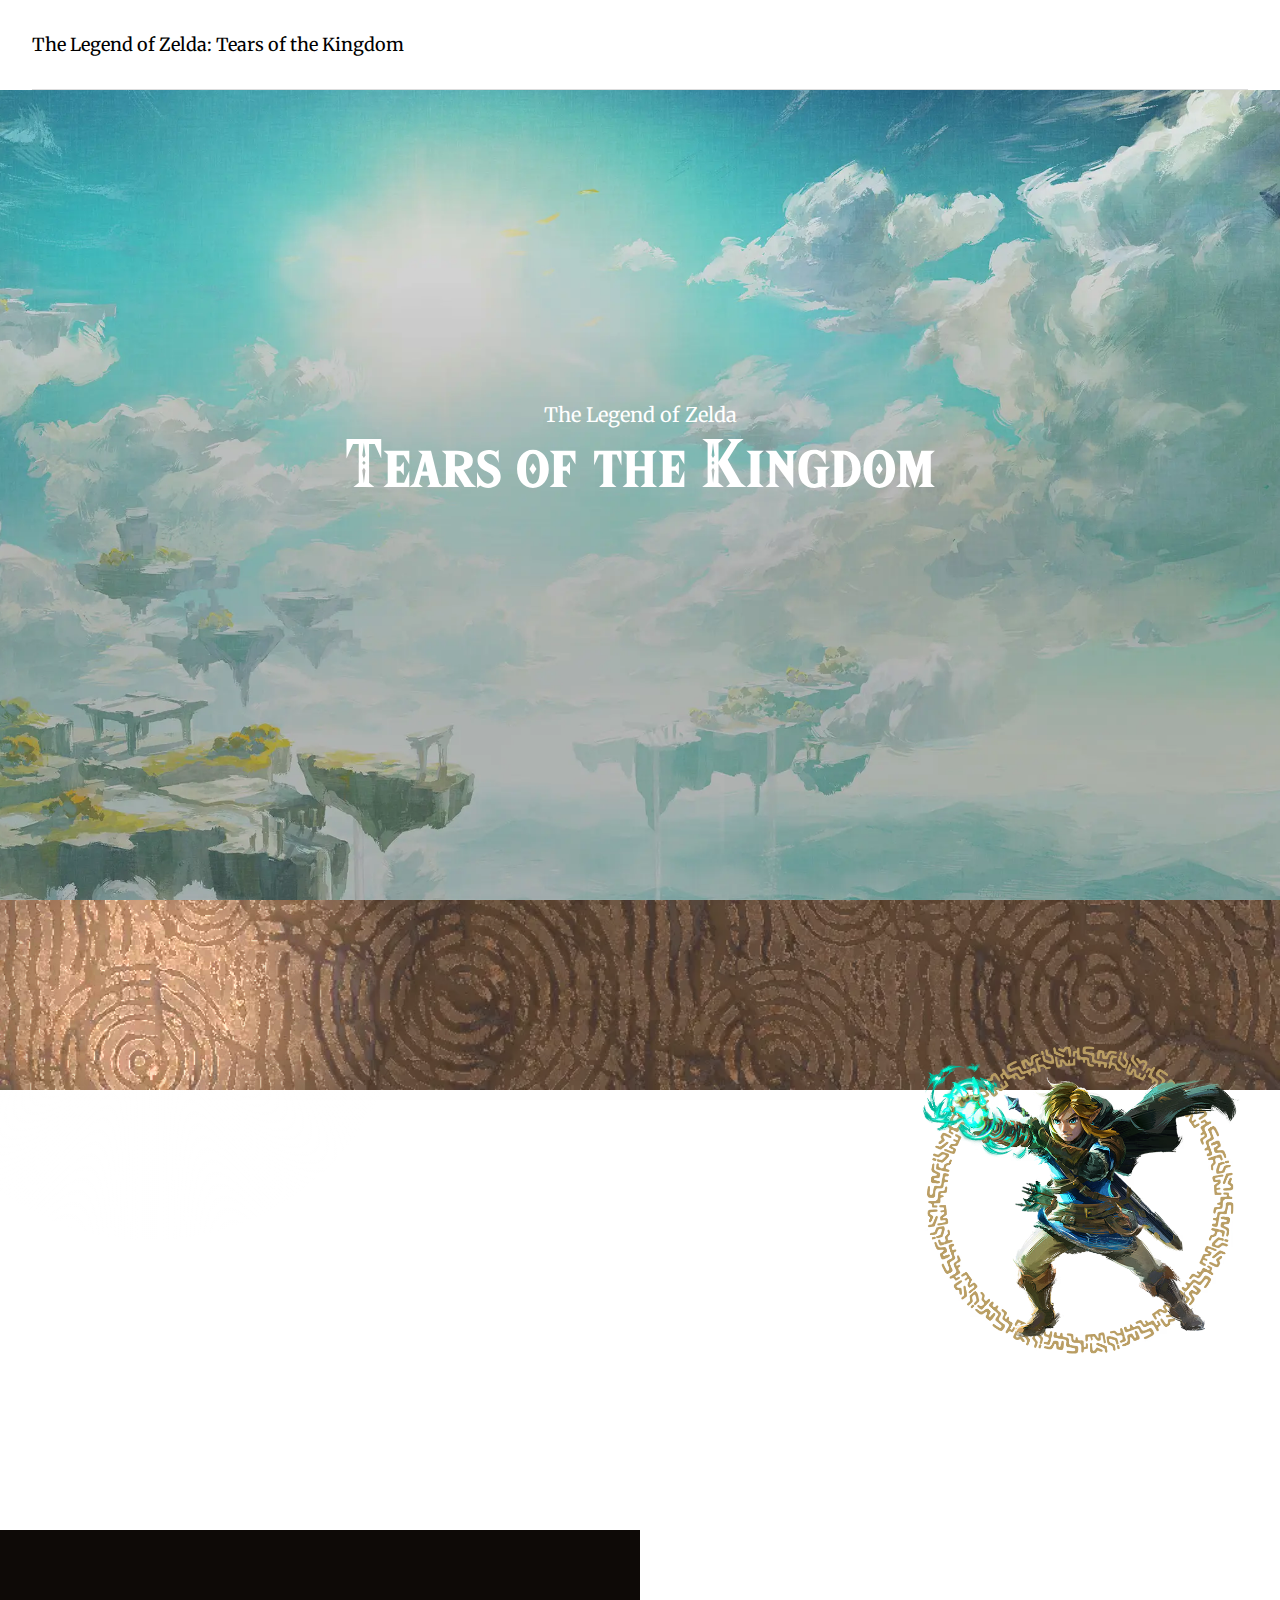
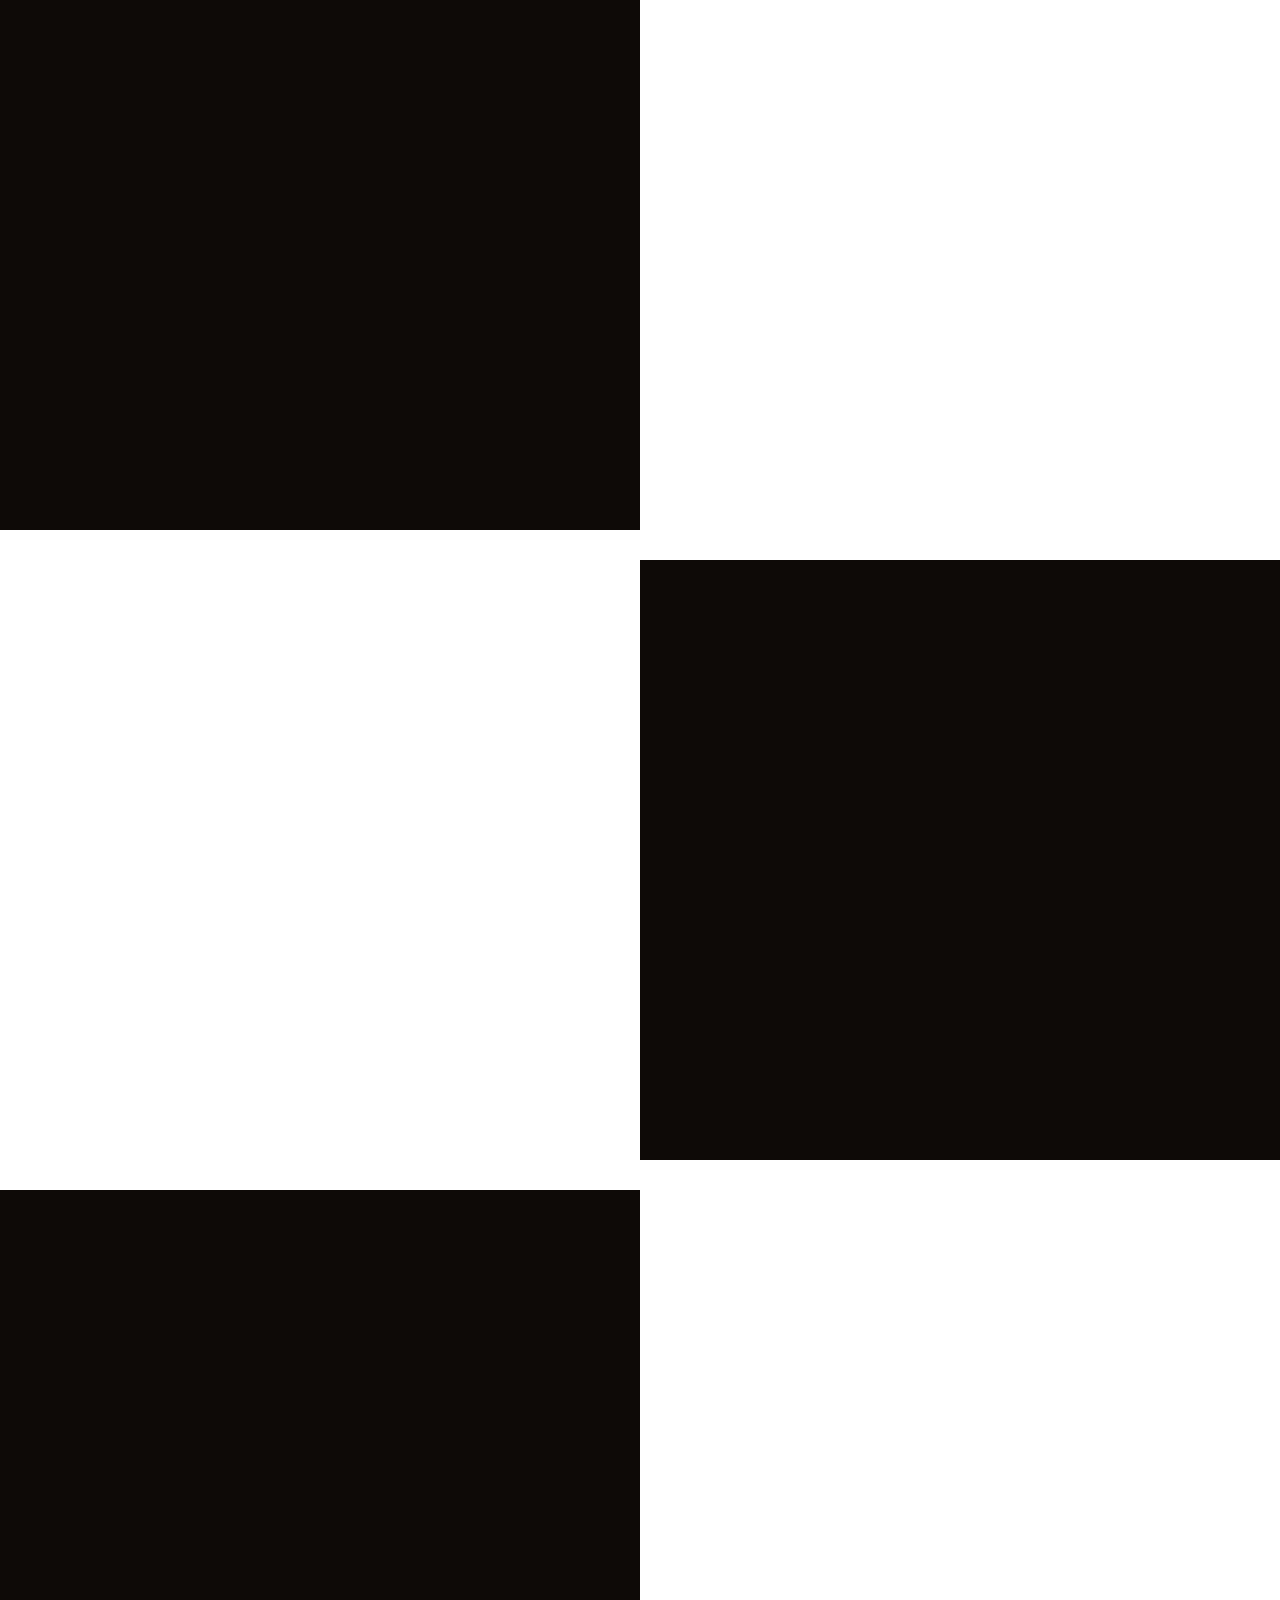
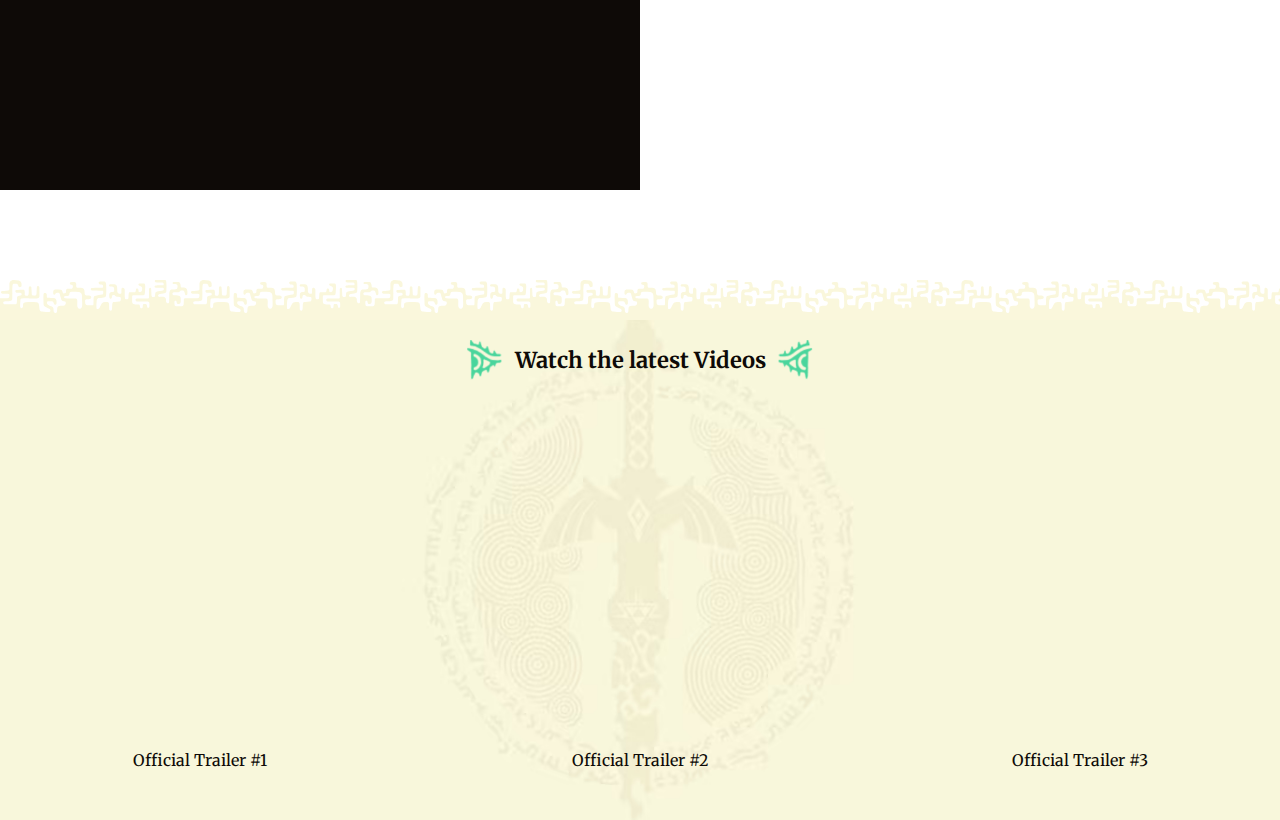
<file: project-detail-01.html>
<!DOCTYPE html>
<html lang="ko">
  <head>
    <meta charset="UTF-8" />
    <meta name="viewport" content="width=device-width, initial-scale=1.0" />
    <link rel="shortcut icon" href="images/Trifuerza.ico" />
    <link rel="apple-touch-icon-precomposed" href="images/Trifuerza.ico" />
    <title>Tears of the Kingdom</title>
    <!-- jQuery -->
    <script defer src="Libraries/PSE/jquery-2.1.4.js"></script>
    <!-- SlickSlider -->
    <link rel="stylesheet" href="./Libraries/Slick/slick.css" />
    <link rel="stylesheet" href="./Libraries/Slick/slick-theme.css" />
    <script defer src="Libraries/Slick/slick.js"></script>
    <!-- Custom JS & CSS -->
    <link rel="stylesheet" href="./style.css" />
    <script defer src="./modal.js"></script>
  </head>
  <body>
    <div class="modal project-detail">
      <header class="header">
        <div class="header-inner">
          <div class="modal-display">
            The Legend of Zelda: Tears of the Kingdom
          </div>
        </div>
      </header>
      <section class="article-wrapper">
        <article class="modal-main project-main1">
          <div class="modal-heading">
            <span>The Legend of Zelda</span>
            <h1>
              <svg
                id="modal-logo"
                width="589"
                height="49"
                viewBox="0 0 589 49"
                fill="none"
                xmlns="http://www.w3.org/2000/svg"
              >
                <path
                  d="M549.974 47.9998L554.174 44.2798V15.5398L549.974 11.8198H564.974L570.374 28.3798L575.294 11.8198H588.974L584.774 15.5398V44.2798L588.974 47.9998H572.234L576.494 44.2798V24.3598L568.754 48.8998L560.174 24.0598V44.2798L564.434 47.9998H549.974Z"
                  fill="white"
                />
                <path
                  d="M533.296 10.8599C542.716 10.8599 549.136 18.8999 549.136 29.9399C549.136 40.9199 542.716 48.8999 533.296 48.8999C523.756 48.8999 517.396 40.9199 517.396 29.9399C517.396 18.8999 523.756 10.8599 533.296 10.8599ZM533.296 44.8799C537.736 44.8799 540.196 40.4999 540.196 29.8199C540.196 19.1999 537.736 14.8199 533.296 14.8199C528.796 14.8199 526.336 19.1999 526.336 29.8199C526.336 40.4999 528.796 44.8799 533.296 44.8799ZM529.696 30.0599L533.296 24.3599L536.836 30.0599L533.296 35.5199L529.696 30.0599Z"
                  fill="white"
                />
                <path
                  d="M497.014 11.8198C507.334 11.8198 514.775 19.1998 514.775 29.9398C514.775 40.7998 507.215 47.9998 497.674 47.9998H484.115L488.375 44.2798V15.5398L484.115 11.8198H497.014ZM497.315 44.1598C499.835 44.1598 506.255 40.2598 506.255 29.9398C506.255 19.5598 500.495 15.5998 497.315 15.5998V44.1598Z"
                  fill="white"
                />
                <path
                  d="M484.155 27.6598L479.655 31.3798V48.8998L476.235 47.2798C476.235 47.2798 473.595 48.8998 468.675 48.8998C458.115 48.8998 452.415 41.7598 452.415 29.9398C452.415 17.4598 457.935 10.8598 468.675 10.8598C472.815 10.8598 476.175 12.9598 476.175 12.9598L479.655 10.7998V25.7398C477.675 22.0198 473.955 14.8198 468.735 14.8198C463.515 14.8198 461.415 19.8598 461.415 29.8198C461.415 40.3798 463.755 44.8798 468.195 44.8798C470.355 44.8798 471.615 43.7398 471.615 43.7398V31.3198L467.295 27.6598H484.155Z"
                  fill="white"
                />
                <path
                  d="M419.427 47.9998L423.687 44.2798V15.5398L419.427 11.8198H430.167L441.267 27.2398V15.5398L437.067 11.8198H451.587L447.267 15.5398V48.8998L429.267 24.4198V44.2798L433.527 47.9998H419.427Z"
                  fill="white"
                />
                <path
                  d="M413.542 15.5398V44.2798L417.802 47.9998H400.402L404.542 44.2798V15.5398L400.402 11.8198H417.802L413.542 15.5398Z"
                  fill="white"
                />
                <path
                  d="M400.424 48H380.024L383.924 44.4L372.524 25.08V43.86L377.864 48H356.204L361.604 43.86V4.02L356.204 0H377.864L372.524 4.02V23.04L385.244 3.18L381.584 0H397.664L391.904 4.38L381.704 20.82L395.084 43.92L400.424 48ZM367.004 4.02L365.624 16.62L367.004 18.96L368.504 16.62L367.004 4.02ZM367.004 26.1L368.564 23.94L367.004 21.72L365.504 23.94L367.004 26.1ZM367.064 43.92L368.504 31.2L367.064 28.86L365.624 31.2L367.064 43.92Z"
                  fill="white"
                />
                <path
                  d="M332.773 16.1398H325.693V27.4798H329.233L332.893 22.7998V36.2998L329.233 31.6798H325.693V43.6798H333.193L338.353 31.6798V47.9998H312.493L316.753 44.2798V15.5398L312.493 11.8198H338.353V25.4398L332.773 16.1398Z"
                  fill="white"
                />
                <path
                  d="M306.817 15.5398V44.2798L311.077 47.9998H294.397L298.597 44.2798V31.5598H288.877V44.2798L293.197 47.9998H276.517L280.717 44.2798V15.5398L276.517 11.8198H293.197L288.877 15.5398V27.2998H298.597V15.5398L294.397 11.8198H311.077L306.817 15.5398Z"
                  fill="white"
                />
                <path
                  d="M270.677 15.5398H266.237V44.2798L270.497 47.9998H253.097L257.237 44.2798V15.5398H252.857L248.117 26.5798V11.8198H275.477V26.5798L270.677 15.5398Z"
                  fill="white"
                />
                <path
                  d="M223.906 16.1398H216.826V27.4798H220.366L224.026 22.7998V36.2998L220.366 31.6798H216.826V44.2798L221.566 47.9998H203.626L207.886 44.2798V15.5398L203.626 11.8198H229.486V25.4998L223.906 16.1398Z"
                  fill="white"
                />
                <path
                  d="M186.948 10.8599C196.368 10.8599 202.788 18.8999 202.788 29.9399C202.788 40.9199 196.368 48.8999 186.948 48.8999C177.408 48.8999 171.048 40.9199 171.048 29.9399C171.048 18.8999 177.408 10.8599 186.948 10.8599ZM186.948 44.8799C191.388 44.8799 193.848 40.4999 193.848 29.8199C193.848 19.1999 191.388 14.8199 186.948 14.8199C182.448 14.8199 179.988 19.1999 179.988 29.8199C179.988 40.4999 182.448 44.8799 186.948 44.8799ZM183.348 30.0599L186.948 24.3599L190.488 30.0599L186.948 35.5199L183.348 30.0599Z"
                  fill="white"
                />
                <path
                  d="M145.765 25.7999C150.385 28.1999 154.705 31.0799 154.705 38.0399C154.705 44.5799 149.005 48.8999 142.465 48.8999C138.925 48.8999 136.465 47.9999 134.125 46.4999L131.065 48.8999L131.005 32.9399C134.965 41.3999 138.265 44.6999 142.105 44.6999C144.925 44.6999 147.565 42.7199 147.565 39.5999C147.565 36.2399 144.205 34.3799 140.245 32.2799C135.925 29.9999 131.485 27.2999 131.485 20.9399C131.485 14.5199 136.285 10.9199 142.765 10.9199C145.405 10.9199 147.925 11.5799 149.845 12.8999L152.665 10.8599V23.8799C150.505 17.2799 146.845 15.0599 143.245 15.0599C139.945 15.0599 138.085 16.3799 138.085 18.8999C138.085 21.9599 141.805 23.8199 145.765 25.7999Z"
                  fill="white"
                />
                <path
                  d="M118.497 47.9998L108.897 32.1598V44.2798L113.217 47.9998H95.6965L99.8965 44.2798V15.5398L95.6965 11.8198H110.817C121.377 11.8198 126.837 15.4198 126.837 21.5998C126.837 28.3798 122.037 30.0598 117.477 31.0198L125.697 44.2798L130.257 47.9998H118.497ZM118.197 21.7198C118.197 17.7598 116.037 15.5398 109.557 15.5398H108.897V27.3598H109.557C116.397 27.3598 118.197 25.3198 118.197 21.7198Z"
                  fill="white"
                />
                <path
                  d="M81.0425 47.9998L84.1025 44.9998L82.3025 36.8398H75.1625L73.0025 44.8798L76.9625 47.9998H63.3425L67.8425 44.2798L76.3025 15.5398L72.0425 11.8198H85.0025L93.1025 44.2798L97.1825 47.9998H81.0425ZM76.3025 32.5198H81.3425L79.0025 22.3198L76.3025 32.5198Z"
                  fill="white"
                />
                <path
                  d="M57.7343 16.1398H50.6543V27.4798H54.1943L57.8543 22.7998V36.2998L54.1943 31.6798H50.6543V43.6798H58.1543L63.3143 31.6798V47.9998H37.4543L41.7143 44.2798V15.5398L37.4543 11.8198H63.3143V25.4398L57.7343 16.1398Z"
                  fill="white"
                />
                <path
                  d="M35.24 0V19.56L28.7 4.98H23.06V43.86L28.34 48H7.4L12.74 43.86V4.98H7.04L0.5 19.56V0H35.24ZM17.9 4.02L16.28 16.62L17.9 18.96L19.46 16.62L17.9 4.02ZM17.9 26.1L19.64 23.94L17.9 21.72L16.22 23.94L17.9 26.1ZM17.9 43.92L19.46 31.2L17.9 28.86L16.28 31.2L17.9 43.92Z"
                  fill="white"
                />
              </svg>
            </h1>
          </div>
        </article>
        <div class="main-content">
          <div class="lumos"></div>
          <article class="modal-info">
            <div class="center-parent">
              <div class="center-child">
                <h2>
                  <svg
                    width="781"
                    height="39"
                    viewBox="0 0 781 39"
                    fill="none"
                    xmlns="http://www.w3.org/2000/svg"
                    class="modal-svg-intro"
                  >
                    <path
                      d="M772.788 30.3965C769.884 30.3965 767.664 29.4485 766.128 27.5525C764.616 25.6565 763.86 23.1245 763.86 19.9565C763.86 17.8685 764.256 16.0325 765.048 14.4485C765.84 12.8645 766.944 11.6405 768.36 10.7765C769.8 9.91247 771.432 9.48047 773.256 9.48047C775.488 9.48047 777.216 10.1045 778.44 11.3525C779.688 12.5765 780.348 14.3405 780.42 16.6445C780.42 18.1085 780.336 19.2245 780.168 19.9925H767.784C767.832 22.3685 768.384 24.2885 769.44 25.7525C770.496 27.1925 771.996 27.9125 773.94 27.9125C774.9 27.9125 775.896 27.7445 776.928 27.4085C777.984 27.0485 778.8 26.6285 779.376 26.1485L780.06 27.7325C779.364 28.4525 778.332 29.0765 776.964 29.6045C775.596 30.1325 774.204 30.3965 772.788 30.3965ZM776.46 18.0845C776.532 17.5805 776.568 17.0645 776.568 16.5365C776.544 14.9765 776.208 13.7525 775.56 12.8645C774.936 11.9525 773.94 11.4965 772.572 11.4965C771.18 11.4965 770.064 12.0005 769.224 13.0085C768.408 14.0165 767.94 15.7085 767.82 18.0845H776.46Z"
                      fill="#FAF7DC"
                    />
                    <path
                      d="M754.572 3.14363L751.656 2.74763V1.19963L757.452 0.515625H757.524L758.316 1.05563V27.9476L761.376 28.2356V29.9996H751.656V28.2356L754.572 27.9116V3.14363Z"
                      fill="#FAF7DC"
                    />
                    <path
                      d="M745.578 30.3239C744.906 30.3239 744.402 30.1919 744.066 29.9279C743.754 29.6639 743.598 29.2319 743.598 28.6319V27.4079C742.806 28.1999 741.81 28.8959 740.61 29.4959C739.434 30.0959 738.246 30.3959 737.046 30.3959C734.814 30.3959 733.23 29.7959 732.294 28.5959C731.358 27.3959 730.89 25.4159 730.89 22.6559V12.2159L728.874 11.6399V10.0559L733.914 9.58789H733.95L734.634 10.0199V22.3679C734.634 23.7599 734.73 24.8519 734.922 25.6439C735.138 26.4119 735.498 26.9879 736.002 27.3719C736.53 27.7319 737.286 27.9119 738.27 27.9119C739.23 27.9119 740.13 27.7079 740.97 27.2999C741.81 26.8919 742.542 26.4119 743.166 25.8599V12.2159L740.574 11.6399V10.0559L746.046 9.58789H746.082L746.91 10.0199V28.1639H749.07L749.034 29.7839C748.362 29.9519 747.774 30.0839 747.27 30.1799C746.79 30.2759 746.226 30.3239 745.578 30.3239Z"
                      fill="#FAF7DC"
                    />
                    <path
                      d="M712.782 28.2365L715.482 28.0205V12.7925L712.89 12.1445V10.2005L717.858 9.55247H717.93L718.722 10.2005V10.8485L718.614 13.6565H718.722C718.962 13.2485 719.394 12.7205 720.018 12.0725C720.642 11.4245 721.446 10.8365 722.43 10.3085C723.414 9.75647 724.482 9.48047 725.634 9.48047C726.114 9.48047 726.51 9.54047 726.822 9.66047V13.6925C726.654 13.5725 726.378 13.4645 725.994 13.3685C725.634 13.2485 725.226 13.1885 724.77 13.1885C722.778 13.1885 720.93 13.8005 719.226 15.0245V27.9845L723.798 28.2725V30.0005H712.782V28.2365Z"
                      fill="#FAF7DC"
                    />
                    <path
                      d="M695.024 38.9635C694.616 38.9635 694.208 38.9395 693.8 38.8915C693.416 38.8435 693.14 38.7715 692.972 38.6755V35.5435C693.116 35.6395 693.392 35.7115 693.8 35.7595C694.232 35.8075 694.64 35.8315 695.024 35.8315C696.176 35.8315 697.184 35.4235 698.048 34.6075C698.936 33.8155 699.788 32.2795 700.604 29.9995H698.876L692.036 12.1795L690.38 11.7115V10.0195H699.056V11.7115L696.284 12.1435L699.812 22.7635L701.468 28.0195L703.016 22.7275L706.22 12.1435L703.808 11.7115V10.0195H711.044V11.7115L709.244 12.1435C705.716 22.9435 703.64 29.0755 703.016 30.5395C702.2 32.6035 701.456 34.2115 700.784 35.3635C700.112 36.5395 699.32 37.4275 698.408 38.0275C697.496 38.6515 696.368 38.9635 695.024 38.9635Z"
                      fill="#FAF7DC"
                    />
                    <path
                      d="M665.392 5.48395L662.548 5.05195V3.25195H672.34V5.05195L669.244 5.48395V15.168H681.916V5.48395L679 5.05195V3.25195H688.648V5.05195L685.804 5.48395V27.876L688.648 28.236V30H678.964V28.236L681.916 27.876V17.4H669.244V27.876L672.376 28.236V30H662.476V28.236L665.392 27.876V5.48395Z"
                      fill="#FAF7DC"
                    />
                    <path
                      d="M642.219 12.3964H638.835V10.7404L642.219 10.0564V8.36438C642.219 6.87638 642.603 5.50838 643.371 4.26038C644.163 3.01238 645.183 2.02838 646.431 1.30838C647.703 0.564383 649.047 0.192383 650.463 0.192383C651.279 0.192383 651.987 0.300383 652.587 0.516383V4.11638C652.371 3.92438 651.939 3.74438 651.291 3.57638C650.667 3.38438 649.971 3.28838 649.203 3.28838C648.075 3.28838 647.247 3.58838 646.719 4.18839C646.215 4.76438 645.963 5.77239 645.963 7.21239V10.0564H650.931V12.3964H645.963V27.9484L649.959 28.2364V30.0004H639.159V28.2364L642.219 27.9124V12.3964Z"
                      fill="#FAF7DC"
                    />
                    <path
                      d="M617.437 19.9565C617.437 17.7965 617.881 15.9245 618.769 14.3405C619.657 12.7565 620.82 11.5565 622.26 10.7405C623.724 9.90047 625.285 9.48047 626.941 9.48047C629.965 9.48047 632.233 10.4405 633.745 12.3605C635.281 14.2805 636.049 16.8005 636.049 19.9205C636.049 22.1045 635.605 23.9885 634.717 25.5725C633.829 27.1565 632.653 28.3565 631.189 29.1725C629.749 29.9885 628.201 30.3965 626.545 30.3965C623.521 30.3965 621.241 29.4365 619.705 27.5165C618.193 25.5965 617.437 23.0765 617.437 19.9565ZM626.761 28.3445C628.417 28.3445 629.689 27.6605 630.577 26.2925C631.465 24.9245 631.909 22.8965 631.909 20.2085C631.909 17.5445 631.501 15.4325 630.685 13.8725C629.869 12.3125 628.561 11.5325 626.761 11.5325C625.105 11.5325 623.821 12.2165 622.909 13.5845C622.021 14.9525 621.577 16.9805 621.577 19.6685C621.577 22.3325 621.997 24.4445 622.837 26.0045C623.677 27.5645 624.985 28.3445 626.761 28.3445Z"
                      fill="#FAF7DC"
                    />
                    <path
                      d="M603.244 19.7764H588.7V17.1484H603.244V19.7764Z"
                      fill="#FAF7DC"
                    />
                    <path
                      d="M562.917 27.1199C563.157 27.4799 563.661 27.8039 564.429 28.0919C565.221 28.3799 566.049 28.5239 566.913 28.5239C568.281 28.5239 569.289 28.2599 569.937 27.7319C570.585 27.2039 570.909 26.4719 570.909 25.5359C570.909 24.8879 570.705 24.3239 570.297 23.8439C569.889 23.3639 569.313 22.9439 568.569 22.5839C567.849 22.1999 566.805 21.7439 565.437 21.2159C563.589 20.5199 562.233 19.6919 561.369 18.7319C560.529 17.7479 560.109 16.4639 560.109 14.8799C560.109 13.8239 560.421 12.8999 561.045 12.1079C561.693 11.3159 562.569 10.7039 563.673 10.2719C564.801 9.81589 566.049 9.58789 567.417 9.58789C568.521 9.58789 569.481 9.67189 570.297 9.83989C571.137 10.0079 571.809 10.1759 572.313 10.3439C572.817 10.5119 573.153 10.6199 573.321 10.6679V15.1319H571.125L570.405 12.4679C570.261 12.1799 569.877 11.9399 569.253 11.7479C568.629 11.5319 567.933 11.4239 567.165 11.4239C566.085 11.4239 565.209 11.6639 564.537 12.1439C563.889 12.6239 563.565 13.2719 563.565 14.0879C563.565 14.8079 563.733 15.4079 564.069 15.8879C564.429 16.3439 564.873 16.7159 565.401 17.0039C565.929 17.2919 566.649 17.6279 567.561 18.0119L568.281 18.2999C569.625 18.8279 570.717 19.3319 571.557 19.8119C572.397 20.2919 573.093 20.9279 573.645 21.7199C574.221 22.4879 574.509 23.4359 574.509 24.5639C574.509 26.3399 573.813 27.7559 572.421 28.8119C571.053 29.8679 569.169 30.3959 566.769 30.3959C565.593 30.3959 564.357 30.2399 563.061 29.9279C561.789 29.5919 560.745 29.2559 559.929 28.9199V24.3119H562.269L562.917 27.1199Z"
                      fill="#FAF7DC"
                    />
                    <path
                      d="M548.843 30.3965C545.939 30.3965 543.719 29.4485 542.183 27.5525C540.671 25.6565 539.915 23.1245 539.915 19.9565C539.915 17.8685 540.311 16.0325 541.103 14.4485C541.895 12.8645 542.999 11.6405 544.415 10.7765C545.855 9.91247 547.487 9.48047 549.311 9.48047C551.543 9.48047 553.271 10.1045 554.495 11.3525C555.743 12.5765 556.403 14.3405 556.475 16.6445C556.475 18.1085 556.391 19.2245 556.223 19.9925H543.839C543.887 22.3685 544.439 24.2885 545.495 25.7525C546.551 27.1925 548.051 27.9125 549.995 27.9125C550.955 27.9125 551.951 27.7445 552.983 27.4085C554.039 27.0485 554.855 26.6285 555.431 26.1485L556.115 27.7325C555.419 28.4525 554.387 29.0765 553.019 29.6045C551.651 30.1325 550.259 30.3965 548.843 30.3965ZM552.515 18.0845C552.587 17.5805 552.623 17.0645 552.623 16.5365C552.599 14.9765 552.263 13.7525 551.615 12.8645C550.991 11.9525 549.995 11.4965 548.627 11.4965C547.235 11.4965 546.119 12.0005 545.279 13.0085C544.463 14.0165 543.995 15.7085 543.875 18.0845H552.515Z"
                      fill="#FAF7DC"
                    />
                    <path
                      d="M532.247 6.42015C531.479 6.42015 530.903 6.20415 530.519 5.77215C530.135 5.34015 529.943 4.78815 529.943 4.11615C529.943 3.34815 530.171 2.71215 530.627 2.20815C531.107 1.70415 531.755 1.45215 532.571 1.45215C533.387 1.45215 533.987 1.66815 534.371 2.10015C534.755 2.53215 534.947 3.08415 534.947 3.75615C534.947 4.57215 534.707 5.22015 534.227 5.70015C533.771 6.18015 533.123 6.42015 532.283 6.42015H532.247ZM530.807 12.7921L528.071 12.1441V10.2361L533.651 9.55215H533.723L534.551 10.2001V27.9481L537.431 28.2361V30.0001H527.891V28.2361L530.807 27.9121V12.7921Z"
                      fill="#FAF7DC"
                    />
                    <path
                      d="M508.321 3.14363L505.513 2.74763V1.19963L511.237 0.515625H511.273L512.065 1.05563V18.6596L511.993 20.7836L520.309 12.1796L517.609 11.6756V10.0196H526.321V11.6756L523.477 12.1796L518.185 17.3276L525.025 27.9476L527.257 28.2356V29.9996H518.509V28.2356L520.777 27.9116L515.701 19.5596L511.993 23.2316L512.065 25.0676V27.9116L514.621 28.2356V29.9996H506.053V28.2356L508.321 27.9116V3.14363Z"
                      fill="#FAF7DC"
                    />
                    <path
                      d="M491.585 27.1199C491.825 27.4799 492.329 27.8039 493.097 28.0919C493.889 28.3799 494.717 28.5239 495.581 28.5239C496.949 28.5239 497.957 28.2599 498.605 27.7319C499.253 27.2039 499.577 26.4719 499.577 25.5359C499.577 24.8879 499.373 24.3239 498.965 23.8439C498.557 23.3639 497.981 22.9439 497.237 22.5839C496.517 22.1999 495.473 21.7439 494.105 21.2159C492.257 20.5199 490.901 19.6919 490.037 18.7319C489.197 17.7479 488.777 16.4639 488.777 14.8799C488.777 13.8239 489.089 12.8999 489.713 12.1079C490.361 11.3159 491.237 10.7039 492.341 10.2719C493.469 9.81589 494.717 9.58789 496.085 9.58789C497.189 9.58789 498.149 9.67189 498.965 9.83989C499.805 10.0079 500.477 10.1759 500.981 10.3439C501.485 10.5119 501.821 10.6199 501.989 10.6679V15.1319H499.793L499.073 12.4679C498.929 12.1799 498.545 11.9399 497.921 11.7479C497.297 11.5319 496.601 11.4239 495.833 11.4239C494.753 11.4239 493.877 11.6639 493.205 12.1439C492.557 12.6239 492.233 13.2719 492.233 14.0879C492.233 14.8079 492.401 15.4079 492.737 15.8879C493.097 16.3439 493.541 16.7159 494.069 17.0039C494.597 17.2919 495.317 17.6279 496.229 18.0119L496.949 18.2999C498.293 18.8279 499.385 19.3319 500.225 19.8119C501.065 20.2919 501.761 20.9279 502.313 21.7199C502.889 22.4879 503.177 23.4359 503.177 24.5639C503.177 26.3399 502.481 27.7559 501.089 28.8119C499.721 29.8679 497.837 30.3959 495.437 30.3959C494.261 30.3959 493.025 30.2399 491.729 29.9279C490.457 29.5919 489.413 29.2559 488.597 28.9199V24.3119H490.937L491.585 27.1199Z"
                      fill="#FAF7DC"
                    />
                    <path
                      d="M465.111 30.3956C463.671 30.3956 462.351 30.0356 461.151 29.3156C459.951 28.5956 458.991 27.4916 458.271 26.0036C457.575 24.5156 457.227 22.6796 457.227 20.4956C457.227 18.4556 457.647 16.5956 458.487 14.9156C459.327 13.2356 460.527 11.9156 462.087 10.9556C463.671 9.97163 465.531 9.47962 467.667 9.47962C468.891 9.47962 470.007 9.61163 471.015 9.87563V3.14363L467.343 2.71163V1.16362L473.823 0.515625H473.931L474.723 1.09163V28.1636H476.811V29.8196C476.043 29.9876 475.371 30.1196 474.795 30.2156C474.243 30.3116 473.655 30.3596 473.031 30.3596C472.407 30.3596 471.963 30.2516 471.699 30.0356C471.435 29.8196 471.303 29.3636 471.303 28.6676V27.5156C470.631 28.3316 469.743 29.0156 468.639 29.5676C467.559 30.1196 466.383 30.3956 465.111 30.3956ZM466.551 27.8396C467.487 27.8396 468.363 27.6356 469.179 27.2276C469.995 26.7956 470.607 26.3036 471.015 25.7516V12.5756C470.823 12.2876 470.367 12.0356 469.647 11.8196C468.951 11.5796 468.207 11.4596 467.415 11.4596C465.543 11.4596 464.043 12.1796 462.915 13.6196C461.811 15.0356 461.259 17.2316 461.259 20.2076C461.259 22.7996 461.751 24.7196 462.735 25.9676C463.719 27.2156 464.991 27.8396 466.551 27.8396Z"
                      fill="#FAF7DC"
                    />
                    <path
                      d="M435.589 12.7918L432.997 12.1438V10.1998L438.145 9.55176H438.253L439.009 10.1998V11.7118L438.973 12.5758C439.837 11.8078 440.977 11.1118 442.393 10.4878C443.809 9.86376 445.165 9.55176 446.461 9.55176C447.973 9.55176 449.137 9.83976 449.953 10.4158C450.793 10.9918 451.381 11.8798 451.717 13.0798C452.053 14.2558 452.221 15.8518 452.221 17.8678V27.9478L454.741 28.1998V29.9998H446.209V28.2358L448.441 27.9478V17.8318C448.441 16.4158 448.345 15.3118 448.153 14.5198C447.961 13.7038 447.601 13.1038 447.073 12.7198C446.545 12.3118 445.777 12.1078 444.769 12.1078C443.905 12.1078 442.981 12.3238 441.997 12.7558C441.013 13.1878 440.137 13.6918 439.369 14.2678V27.9118L441.817 28.2358V29.9998H433.321V28.2358L435.589 27.9118V12.7918Z"
                      fill="#FAF7DC"
                    />
                    <path
                      d="M413.249 24.5999C413.249 22.3439 414.377 20.6879 416.633 19.6319C418.889 18.5519 421.745 17.9759 425.201 17.9039V16.8959C425.201 15.7679 425.081 14.8799 424.841 14.2319C424.601 13.5839 424.181 13.1159 423.581 12.8279C423.005 12.5159 422.177 12.3599 421.097 12.3599C419.873 12.3599 418.769 12.5399 417.785 12.8999C416.825 13.2359 415.865 13.6559 414.905 14.1599L414.005 12.2879C414.317 12.0239 414.893 11.6759 415.733 11.2439C416.573 10.8119 417.545 10.4279 418.649 10.0919C419.753 9.75589 420.857 9.58789 421.961 9.58789C423.665 9.58789 425.009 9.82789 425.993 10.3079C427.001 10.7639 427.721 11.5079 428.153 12.5399C428.585 13.5719 428.801 14.9519 428.801 16.6799V28.2359H430.925V29.8199C430.445 29.9399 429.833 30.0599 429.089 30.1799C428.369 30.2999 427.733 30.3599 427.181 30.3599C426.509 30.3599 426.053 30.2519 425.813 30.0359C425.573 29.8439 425.453 29.3999 425.453 28.7039V27.5159C424.733 28.2359 423.845 28.8959 422.789 29.4959C421.757 30.0959 420.581 30.3959 419.261 30.3959C417.533 30.3959 416.093 29.9039 414.941 28.9199C413.813 27.9119 413.249 26.4719 413.249 24.5999ZM420.809 27.9479C421.433 27.9479 422.153 27.7559 422.969 27.3719C423.785 26.9879 424.529 26.5319 425.201 26.0039V19.8119C422.585 19.8119 420.605 20.2199 419.261 21.0359C417.941 21.8279 417.281 22.8719 417.281 24.1679C417.281 25.4639 417.593 26.4239 418.217 27.0479C418.865 27.6479 419.729 27.9479 420.809 27.9479Z"
                      fill="#FAF7DC"
                    />
                    <path
                      d="M399.057 19.7764H384.513V17.1484H399.057V19.7764Z"
                      fill="#FAF7DC"
                    />
                    <path
                      d="M358.974 30.3956C357.534 30.3956 356.214 30.0356 355.014 29.3156C353.814 28.5956 352.854 27.4916 352.134 26.0036C351.438 24.5156 351.09 22.6796 351.09 20.4956C351.09 18.4556 351.51 16.5956 352.35 14.9156C353.19 13.2356 354.39 11.9156 355.95 10.9556C357.534 9.97163 359.394 9.47962 361.53 9.47962C362.754 9.47962 363.87 9.61163 364.878 9.87563V3.14363L361.206 2.71163V1.16362L367.686 0.515625H367.794L368.586 1.09163V28.1636H370.674V29.8196C369.906 29.9876 369.234 30.1196 368.658 30.2156C368.106 30.3116 367.518 30.3596 366.894 30.3596C366.27 30.3596 365.826 30.2516 365.562 30.0356C365.298 29.8196 365.166 29.3636 365.166 28.6676V27.5156C364.494 28.3316 363.606 29.0156 362.502 29.5676C361.422 30.1196 360.246 30.3956 358.974 30.3956ZM360.414 27.8396C361.35 27.8396 362.226 27.6356 363.042 27.2276C363.858 26.7956 364.47 26.3036 364.878 25.7516V12.5756C364.686 12.2876 364.23 12.0356 363.51 11.8196C362.814 11.5796 362.07 11.4596 361.278 11.4596C359.406 11.4596 357.906 12.1796 356.778 13.6196C355.674 15.0356 355.122 17.2316 355.122 20.2076C355.122 22.7996 355.614 24.7196 356.598 25.9676C357.582 27.2156 358.854 27.8396 360.414 27.8396Z"
                      fill="#FAF7DC"
                    />
                    <path
                      d="M329.452 12.7918L326.86 12.1438V10.1998L332.008 9.55176H332.116L332.872 10.1998V11.7118L332.836 12.5758C333.7 11.8078 334.84 11.1118 336.256 10.4878C337.672 9.86376 339.028 9.55176 340.324 9.55176C341.836 9.55176 343 9.83976 343.816 10.4158C344.656 10.9918 345.244 11.8798 345.58 13.0798C345.916 14.2558 346.084 15.8518 346.084 17.8678V27.9478L348.604 28.1998V29.9998H340.072V28.2358L342.304 27.9478V17.8318C342.304 16.4158 342.208 15.3118 342.016 14.5198C341.824 13.7038 341.464 13.1038 340.936 12.7198C340.408 12.3118 339.64 12.1078 338.632 12.1078C337.768 12.1078 336.844 12.3238 335.86 12.7558C334.876 13.1878 334 13.6918 333.232 14.2678V27.9118L335.68 28.2358V29.9998H327.184V28.2358L329.452 27.9118V12.7918Z"
                      fill="#FAF7DC"
                    />
                    <path
                      d="M307.112 24.5999C307.112 22.3439 308.24 20.6879 310.496 19.6319C312.752 18.5519 315.608 17.9759 319.064 17.9039V16.8959C319.064 15.7679 318.944 14.8799 318.704 14.2319C318.464 13.5839 318.044 13.1159 317.444 12.8279C316.868 12.5159 316.04 12.3599 314.96 12.3599C313.736 12.3599 312.632 12.5399 311.648 12.8999C310.688 13.2359 309.728 13.6559 308.768 14.1599L307.868 12.2879C308.18 12.0239 308.756 11.6759 309.596 11.2439C310.436 10.8119 311.408 10.4279 312.512 10.0919C313.616 9.75589 314.72 9.58789 315.824 9.58789C317.528 9.58789 318.872 9.82789 319.856 10.3079C320.864 10.7639 321.584 11.5079 322.016 12.5399C322.448 13.5719 322.664 14.9519 322.664 16.6799V28.2359H324.788V29.8199C324.308 29.9399 323.696 30.0599 322.952 30.1799C322.232 30.2999 321.596 30.3599 321.044 30.3599C320.372 30.3599 319.916 30.2519 319.676 30.0359C319.436 29.8439 319.316 29.3999 319.316 28.7039V27.5159C318.596 28.2359 317.708 28.8959 316.652 29.4959C315.62 30.0959 314.444 30.3959 313.124 30.3959C311.396 30.3959 309.956 29.9039 308.804 28.9199C307.676 27.9119 307.112 26.4719 307.112 24.5999ZM314.672 27.9479C315.296 27.9479 316.016 27.7559 316.832 27.3719C317.648 26.9879 318.392 26.5319 319.064 26.0039V19.8119C316.448 19.8119 314.468 20.2199 313.124 21.0359C311.804 21.8279 311.144 22.8719 311.144 24.1679C311.144 25.4639 311.456 26.4239 312.08 27.0479C312.728 27.6479 313.592 27.9479 314.672 27.9479Z"
                      fill="#FAF7DC"
                    />
                    <path
                      d="M297.752 3.14363L294.836 2.74763V1.19963L300.632 0.515625H300.704L301.496 1.05563V27.9476L304.556 28.2356V29.9996H294.836V28.2356L297.752 27.9116V3.14363Z"
                      fill="#FAF7DC"
                    />
                    <path
                      d="M278.077 30.3599C276.709 30.3599 275.689 30.0479 275.017 29.4239C274.345 28.7999 274.009 27.7319 274.009 26.2199V12.3959H271.417V10.7759C271.537 10.7519 271.873 10.6679 272.425 10.5239C272.977 10.3799 273.349 10.2479 273.541 10.1279C273.925 9.91194 274.225 9.47994 274.441 8.83194C274.633 8.37594 274.861 7.64394 275.125 6.63594C275.389 5.62794 275.545 5.02794 275.593 4.83594H277.717L277.789 10.0199H283.801V12.3959H277.789V23.4479C277.789 24.8159 277.825 25.7759 277.897 26.3279C277.993 26.8799 278.173 27.2399 278.437 27.4079C278.725 27.5759 279.205 27.6599 279.877 27.6599C280.525 27.6599 281.233 27.5759 282.001 27.4079C282.793 27.2399 283.405 27.0599 283.837 26.8679L284.377 28.4879C283.801 28.9199 282.865 29.3399 281.569 29.7479C280.297 30.1559 279.133 30.3599 278.077 30.3599Z"
                      fill="#FAF7DC"
                    />
                    <path
                      d="M257.093 27.1199C257.333 27.4799 257.837 27.8039 258.605 28.0919C259.397 28.3799 260.225 28.5239 261.089 28.5239C262.457 28.5239 263.465 28.2599 264.113 27.7319C264.761 27.2039 265.085 26.4719 265.085 25.5359C265.085 24.8879 264.881 24.3239 264.473 23.8439C264.065 23.3639 263.489 22.9439 262.745 22.5839C262.025 22.1999 260.981 21.7439 259.613 21.2159C257.765 20.5199 256.409 19.6919 255.545 18.7319C254.705 17.7479 254.285 16.4639 254.285 14.8799C254.285 13.8239 254.597 12.8999 255.221 12.1079C255.869 11.3159 256.745 10.7039 257.849 10.2719C258.977 9.81589 260.225 9.58789 261.593 9.58789C262.697 9.58789 263.657 9.67189 264.473 9.83989C265.313 10.0079 265.985 10.1759 266.489 10.3439C266.993 10.5119 267.329 10.6199 267.497 10.6679V15.1319H265.301L264.581 12.4679C264.437 12.1799 264.053 11.9399 263.429 11.7479C262.805 11.5319 262.109 11.4239 261.341 11.4239C260.261 11.4239 259.385 11.6639 258.713 12.1439C258.065 12.6239 257.741 13.2719 257.741 14.0879C257.741 14.8079 257.909 15.4079 258.245 15.8879C258.605 16.3439 259.049 16.7159 259.577 17.0039C260.105 17.2919 260.825 17.6279 261.737 18.0119L262.457 18.2999C263.801 18.8279 264.893 19.3319 265.733 19.8119C266.573 20.2919 267.269 20.9279 267.821 21.7199C268.397 22.4879 268.685 23.4359 268.685 24.5639C268.685 26.3399 267.989 27.7559 266.597 28.8119C265.229 29.8679 263.345 30.3959 260.945 30.3959C259.769 30.3959 258.533 30.2399 257.237 29.9279C255.965 29.5919 254.921 29.2559 254.105 28.9199V24.3119H256.445L257.093 27.1199Z"
                      fill="#FAF7DC"
                    />
                    <path
                      d="M233.565 24.5999C233.565 22.3439 234.693 20.6879 236.949 19.6319C239.205 18.5519 242.061 17.9759 245.517 17.9039V16.8959C245.517 15.7679 245.397 14.8799 245.157 14.2319C244.917 13.5839 244.497 13.1159 243.897 12.8279C243.321 12.5159 242.493 12.3599 241.413 12.3599C240.189 12.3599 239.085 12.5399 238.101 12.8999C237.141 13.2359 236.181 13.6559 235.221 14.1599L234.321 12.2879C234.633 12.0239 235.209 11.6759 236.049 11.2439C236.889 10.8119 237.861 10.4279 238.965 10.0919C240.069 9.75589 241.173 9.58789 242.277 9.58789C243.981 9.58789 245.325 9.82789 246.309 10.3079C247.317 10.7639 248.037 11.5079 248.469 12.5399C248.901 13.5719 249.117 14.9519 249.117 16.6799V28.2359H251.241V29.8199C250.761 29.9399 250.149 30.0599 249.405 30.1799C248.685 30.2999 248.049 30.3599 247.497 30.3599C246.825 30.3599 246.369 30.2519 246.129 30.0359C245.889 29.8439 245.769 29.3999 245.769 28.7039V27.5159C245.049 28.2359 244.161 28.8959 243.105 29.4959C242.073 30.0959 240.897 30.3959 239.577 30.3959C237.849 30.3959 236.409 29.9039 235.257 28.9199C234.129 27.9119 233.565 26.4719 233.565 24.5999ZM241.125 27.9479C241.749 27.9479 242.469 27.7559 243.285 27.3719C244.101 26.9879 244.845 26.5319 245.517 26.0039V19.8119C242.901 19.8119 240.921 20.2199 239.577 21.0359C238.257 21.8279 237.597 22.8719 237.597 24.1679C237.597 25.4639 237.909 26.4239 238.533 27.0479C239.181 27.6479 240.045 27.9479 241.125 27.9479Z"
                      fill="#FAF7DC"
                    />
                    <path
                      d="M211.448 10.0195H219.8V11.7115L217.244 12.1795L220.88 22.5475L222.392 27.1195L223.688 22.6915L227.324 12.1795L224.876 11.7115V10.0195H232.184V11.7115L230.312 12.1795L223.364 30.2875H220.304L213.068 12.1795L211.448 11.7115V10.0195Z"
                      fill="#FAF7DC"
                    />
                    <path
                      d="M193.835 30.3965C190.931 30.3965 188.711 29.4485 187.175 27.5525C185.663 25.6565 184.907 23.1245 184.907 19.9565C184.907 17.8685 185.303 16.0325 186.095 14.4485C186.887 12.8645 187.991 11.6405 189.407 10.7765C190.847 9.91247 192.479 9.48047 194.303 9.48047C196.535 9.48047 198.263 10.1045 199.487 11.3525C200.735 12.5765 201.395 14.3405 201.467 16.6445C201.467 18.1085 201.383 19.2245 201.215 19.9925H188.831C188.879 22.3685 189.431 24.2885 190.487 25.7525C191.543 27.1925 193.043 27.9125 194.987 27.9125C195.947 27.9125 196.943 27.7445 197.975 27.4085C199.031 27.0485 199.847 26.6285 200.423 26.1485L201.107 27.7325C200.411 28.4525 199.379 29.0765 198.011 29.6045C196.643 30.1325 195.251 30.3965 193.835 30.3965ZM197.507 18.0845C197.579 17.5805 197.615 17.0645 197.615 16.5365C197.591 14.9765 197.255 13.7525 196.607 12.8645C195.983 11.9525 194.987 11.4965 193.619 11.4965C192.227 11.4965 191.111 12.0005 190.271 13.0085C189.455 14.0165 188.987 15.7085 188.867 18.0845H197.507Z"
                      fill="#FAF7DC"
                    />
                    <path
                      d="M163.193 3.14363L160.169 2.74763V1.19963L166.037 0.515625H166.109L166.901 1.05563V9.40763L166.757 12.4676C167.525 11.7716 168.581 11.1116 169.925 10.4876C171.269 9.86363 172.625 9.55163 173.993 9.55163C175.505 9.55163 176.681 9.83963 177.521 10.4156C178.361 10.9916 178.949 11.8796 179.285 13.0796C179.621 14.2556 179.789 15.8516 179.789 17.8676V27.9116L182.309 28.2356V29.9996H173.705V28.2356L176.045 27.9116V17.8316C176.045 16.4156 175.949 15.3116 175.757 14.5196C175.565 13.7036 175.205 13.1036 174.677 12.7196C174.149 12.3116 173.357 12.1076 172.301 12.1076C171.437 12.1076 170.513 12.3236 169.529 12.7556C168.545 13.1876 167.681 13.6916 166.937 14.2676V27.9116L169.421 28.2356V29.9996H161.033V28.2356L163.193 27.9476V3.14363Z"
                      fill="#FAF7DC"
                    />
                    <path
                      d="M152.745 30.3599C151.377 30.3599 150.357 30.0479 149.685 29.4239C149.013 28.7999 148.677 27.7319 148.677 26.2199V12.3959H146.085V10.7759C146.205 10.7519 146.541 10.6679 147.093 10.5239C147.645 10.3799 148.017 10.2479 148.209 10.1279C148.593 9.91194 148.893 9.47994 149.109 8.83194C149.301 8.37594 149.529 7.64394 149.793 6.63594C150.057 5.62794 150.213 5.02794 150.261 4.83594H152.385L152.457 10.0199H158.469V12.3959H152.457V23.4479C152.457 24.8159 152.493 25.7759 152.565 26.3279C152.661 26.8799 152.841 27.2399 153.105 27.4079C153.393 27.5759 153.873 27.6599 154.545 27.6599C155.193 27.6599 155.901 27.5759 156.669 27.4079C157.461 27.2399 158.073 27.0599 158.505 26.8679L159.045 28.4879C158.469 28.9199 157.533 29.3399 156.237 29.7479C154.965 30.1559 153.801 30.3599 152.745 30.3599Z"
                      fill="#FAF7DC"
                    />
                    <path
                      d="M127.32 30.3965C124.416 30.3965 122.196 29.4485 120.66 27.5525C119.148 25.6565 118.392 23.1245 118.392 19.9565C118.392 17.8685 118.788 16.0325 119.58 14.4485C120.372 12.8645 121.476 11.6405 122.892 10.7765C124.332 9.91247 125.964 9.48047 127.788 9.48047C130.02 9.48047 131.748 10.1045 132.972 11.3525C134.22 12.5765 134.88 14.3405 134.952 16.6445C134.952 18.1085 134.868 19.2245 134.7 19.9925H122.316C122.364 22.3685 122.916 24.2885 123.972 25.7525C125.028 27.1925 126.528 27.9125 128.472 27.9125C129.432 27.9125 130.428 27.7445 131.46 27.4085C132.516 27.0485 133.332 26.6285 133.908 26.1485L134.592 27.7325C133.896 28.4525 132.864 29.0765 131.496 29.6045C130.128 30.1325 128.736 30.3965 127.32 30.3965ZM130.992 18.0845C131.064 17.5805 131.1 17.0645 131.1 16.5365C131.076 14.9765 130.74 13.7525 130.092 12.8645C129.468 11.9525 128.472 11.4965 127.104 11.4965C125.712 11.4965 124.596 12.0005 123.756 13.0085C122.94 14.0165 122.472 15.7085 122.352 18.0845H130.992Z"
                      fill="#FAF7DC"
                    />
                    <path
                      d="M102.047 28.2365L104.747 28.0205V12.7925L102.155 12.1445V10.2005L107.123 9.55247H107.195L107.987 10.2005V10.8485L107.879 13.6565H107.987C108.227 13.2485 108.659 12.7205 109.283 12.0725C109.907 11.4245 110.711 10.8365 111.695 10.3085C112.679 9.75647 113.747 9.48047 114.899 9.48047C115.379 9.48047 115.775 9.54047 116.087 9.66047V13.6925C115.919 13.5725 115.643 13.4645 115.259 13.3685C114.899 13.2485 114.491 13.1885 114.035 13.1885C112.043 13.1885 110.195 13.8005 108.491 15.0245V27.9845L113.063 28.2725V30.0005H102.047V28.2365Z"
                      fill="#FAF7DC"
                    />
                    <path
                      d="M80.0732 19.9565C80.0732 17.7965 80.5172 15.9245 81.4052 14.3405C82.2932 12.7565 83.4572 11.5565 84.8972 10.7405C86.3612 9.90047 87.9212 9.48047 89.5772 9.48047C92.6012 9.48047 94.8692 10.4405 96.3812 12.3605C97.9172 14.2805 98.6852 16.8005 98.6852 19.9205C98.6852 22.1045 98.2412 23.9885 97.3532 25.5725C96.4652 27.1565 95.2892 28.3565 93.8252 29.1725C92.3852 29.9885 90.8372 30.3965 89.1812 30.3965C86.1572 30.3965 83.8772 29.4365 82.3412 27.5165C80.8292 25.5965 80.0732 23.0765 80.0732 19.9565ZM89.3972 28.3445C91.0532 28.3445 92.3252 27.6605 93.2132 26.2925C94.1012 24.9245 94.5452 22.8965 94.5452 20.2085C94.5452 17.5445 94.1372 15.4325 93.3212 13.8725C92.5052 12.3125 91.1972 11.5325 89.3972 11.5325C87.7412 11.5325 86.4572 12.2165 85.5452 13.5845C84.6572 14.9525 84.2132 16.9805 84.2132 19.6685C84.2132 22.3325 84.6332 24.4445 85.4732 26.0045C86.3132 27.5645 87.6212 28.3445 89.3972 28.3445Z"
                      fill="#FAF7DC"
                    />
                    <path
                      d="M70.7129 3.14363L67.7969 2.74763V1.19963L73.5929 0.515625H73.6649L74.4569 1.05563V27.9476L77.5169 28.2356V29.9996H67.7969V28.2356L70.7129 27.9116V3.14363Z"
                      fill="#FAF7DC"
                    />
                    <path
                      d="M64.9553 19.3085C64.9553 21.3485 64.5353 23.2205 63.6953 24.9245C62.8553 26.6045 61.6553 27.9365 60.0953 28.9205C58.5353 29.9045 56.7113 30.3965 54.6233 30.3965C54.0473 30.3965 53.4233 30.3485 52.7513 30.2525C52.0793 30.1565 51.5393 30.0365 51.1313 29.8925L51.2393 32.9165V36.5525L54.9833 36.9485V38.7125H44.9393V36.9485L47.5313 36.5525V12.7925L44.9033 12.1445V10.2005L50.0153 9.55247H50.0873L50.8433 10.2005V12.3245C51.5633 11.5325 52.4513 10.8605 53.5073 10.3085C54.5873 9.75647 55.7873 9.48047 57.1073 9.48047C58.5233 9.48047 59.8193 9.82847 60.9953 10.5245C62.1953 11.2205 63.1553 12.3005 63.8753 13.7645C64.5953 15.2285 64.9553 17.0765 64.9553 19.3085ZM55.6313 12.0005C54.7193 12.0005 53.8673 12.1925 53.0753 12.5765C52.2833 12.9605 51.6713 13.3805 51.2393 13.8365V27.4085C51.4073 27.6965 51.8273 27.9605 52.4993 28.2005C53.1953 28.4165 53.9513 28.5245 54.7673 28.5245C56.6153 28.5245 58.1033 27.7925 59.2313 26.3285C60.3833 24.8645 60.9593 22.6565 60.9593 19.7045C60.9593 17.1125 60.4553 15.1805 59.4473 13.9085C58.4633 12.6365 57.1913 12.0005 55.6313 12.0005Z"
                      fill="#FAF7DC"
                    />
                    <path
                      d="M31.233 20.0275L25.149 12.1435L23.133 11.7115V10.0195H32.277V11.7115L29.757 12.1435L33.033 16.7875L34.041 18.3355L35.013 16.7875L38.433 12.1435L35.805 11.7115V10.0195H43.401V11.7115L41.241 12.1435L35.265 19.5955L41.637 27.9475L43.725 28.2715V29.9995H34.473V28.2715L36.849 27.9115L33.573 23.0515L32.493 21.4315L31.521 23.0155L28.065 27.9115L31.053 28.2715V29.9995H22.665V28.2715L25.077 27.9115L31.233 20.0275Z"
                      fill="#FAF7DC"
                    />
                    <path
                      d="M3.64376 5.48395L0.691762 5.05195V3.25195H19.0158L19.5198 8.83195H17.4678L16.4238 5.33995L7.49576 5.12395V15.276L13.5078 15.168L14.0118 12.18H15.9918V20.46H14.0118L13.5078 17.364L7.49576 17.256V27.984L17.6478 27.624L19.5558 23.088L21.6798 23.736L20.6358 30H0.655762V28.236L3.64376 27.876V5.48395Z"
                      fill="#FAF7DC"
                    />
                  </svg>
                </h2>
                <p>
                  An epic adventure awaits in the
                  <i>Legend of Zelda: Tears of the Kingdom</i> game, only on the
                  Nintendo Switch system. <br /><br />
                  In this sequel to the
                  <i>Legend of Zelda: Breath of the Wild</i> game, you'll decide
                  your own path through the sprawling landscapes of Hyrule and
                  the mysterious islands floating in the vast skies above.
                  <br />
                  Can you harness the power of Link's new abilities to fight
                  back against the malevolent forces that threaten the kingdom?
                </p>
              </div>
            </div>
            <div class="project-info photo">
              <img
                class="modal-link"
                src="./images/totkmodal/link.avif"
                alt=""
              />
            </div>
          </article>
          <article class="modal-info">
            <div class="photo">
              <img src="./images/totkmodal/modal-surface.avif" alt="main02" />
            </div>
            <div class="center-parent">
              <div class="project-info photo"></div>
              <div class="center-child">
                <h2>
                  <svg
                    width="135"
                    height="39"
                    viewBox="0 0 135 39"
                    fill="none"
                    xmlns="http://www.w3.org/2000/svg"
                  >
                    <path
                      d="M127.32 30.3965C124.416 30.3965 122.196 29.4485 120.66 27.5525C119.148 25.6565 118.392 23.1245 118.392 19.9565C118.392 17.8685 118.788 16.0325 119.58 14.4485C120.372 12.8645 121.476 11.6405 122.892 10.7765C124.332 9.91247 125.964 9.48047 127.788 9.48047C130.02 9.48047 131.748 10.1045 132.972 11.3525C134.22 12.5765 134.88 14.3405 134.952 16.6445C134.952 18.1085 134.868 19.2245 134.7 19.9925H122.316C122.364 22.3685 122.916 24.2885 123.972 25.7525C125.028 27.1925 126.528 27.9125 128.472 27.9125C129.432 27.9125 130.428 27.7445 131.46 27.4085C132.516 27.0485 133.332 26.6285 133.908 26.1485L134.592 27.7325C133.896 28.4525 132.864 29.0765 131.496 29.6045C130.128 30.1325 128.736 30.3965 127.32 30.3965ZM130.992 18.0845C131.064 17.5805 131.1 17.0645 131.1 16.5365C131.076 14.9765 130.74 13.7525 130.092 12.8645C129.468 11.9525 128.472 11.4965 127.104 11.4965C125.712 11.4965 124.596 12.0005 123.756 13.0085C122.94 14.0165 122.472 15.7085 122.352 18.0845H130.992Z"
                      fill="#FAF7DC"
                    />
                    <path
                      d="M102.047 28.2365L104.747 28.0205V12.7925L102.155 12.1445V10.2005L107.123 9.55247H107.195L107.987 10.2005V10.8485L107.879 13.6565H107.987C108.227 13.2485 108.659 12.7205 109.283 12.0725C109.907 11.4245 110.711 10.8365 111.695 10.3085C112.679 9.75647 113.747 9.48047 114.899 9.48047C115.379 9.48047 115.775 9.54047 116.087 9.66047V13.6925C115.919 13.5725 115.643 13.4645 115.259 13.3685C114.899 13.2485 114.491 13.1885 114.035 13.1885C112.043 13.1885 110.195 13.8005 108.491 15.0245V27.9845L113.063 28.2725V30.0005H102.047V28.2365Z"
                      fill="#FAF7DC"
                    />
                    <path
                      d="M80.0732 19.9565C80.0732 17.7965 80.5172 15.9245 81.4052 14.3405C82.2932 12.7565 83.4572 11.5565 84.8972 10.7405C86.3612 9.90047 87.9212 9.48047 89.5772 9.48047C92.6012 9.48047 94.8692 10.4405 96.3812 12.3605C97.9172 14.2805 98.6852 16.8005 98.6852 19.9205C98.6852 22.1045 98.2412 23.9885 97.3532 25.5725C96.4652 27.1565 95.2892 28.3565 93.8252 29.1725C92.3852 29.9885 90.8372 30.3965 89.1812 30.3965C86.1572 30.3965 83.8772 29.4365 82.3412 27.5165C80.8292 25.5965 80.0732 23.0765 80.0732 19.9565ZM89.3972 28.3445C91.0532 28.3445 92.3252 27.6605 93.2132 26.2925C94.1012 24.9245 94.5452 22.8965 94.5452 20.2085C94.5452 17.5445 94.1372 15.4325 93.3212 13.8725C92.5052 12.3125 91.1972 11.5325 89.3972 11.5325C87.7412 11.5325 86.4572 12.2165 85.5452 13.5845C84.6572 14.9525 84.2132 16.9805 84.2132 19.6685C84.2132 22.3325 84.6332 24.4445 85.4732 26.0045C86.3132 27.5645 87.6212 28.3445 89.3972 28.3445Z"
                      fill="#FAF7DC"
                    />
                    <path
                      d="M70.7129 3.14363L67.7969 2.74763V1.19963L73.5929 0.515625H73.6649L74.4569 1.05563V27.9476L77.5169 28.2356V29.9996H67.7969V28.2356L70.7129 27.9116V3.14363Z"
                      fill="#FAF7DC"
                    />
                    <path
                      d="M64.9553 19.3085C64.9553 21.3485 64.5353 23.2205 63.6953 24.9245C62.8553 26.6045 61.6553 27.9365 60.0953 28.9205C58.5353 29.9045 56.7113 30.3965 54.6233 30.3965C54.0473 30.3965 53.4233 30.3485 52.7513 30.2525C52.0793 30.1565 51.5393 30.0365 51.1313 29.8925L51.2393 32.9165V36.5525L54.9833 36.9485V38.7125H44.9393V36.9485L47.5313 36.5525V12.7925L44.9033 12.1445V10.2005L50.0153 9.55247H50.0873L50.8433 10.2005V12.3245C51.5633 11.5325 52.4513 10.8605 53.5073 10.3085C54.5873 9.75647 55.7873 9.48047 57.1073 9.48047C58.5233 9.48047 59.8193 9.82847 60.9953 10.5245C62.1953 11.2205 63.1553 12.3005 63.8753 13.7645C64.5953 15.2285 64.9553 17.0765 64.9553 19.3085ZM55.6313 12.0005C54.7193 12.0005 53.8673 12.1925 53.0753 12.5765C52.2833 12.9605 51.6713 13.3805 51.2393 13.8365V27.4085C51.4073 27.6965 51.8273 27.9605 52.4993 28.2005C53.1953 28.4165 53.9513 28.5245 54.7673 28.5245C56.6153 28.5245 58.1033 27.7925 59.2313 26.3285C60.3833 24.8645 60.9593 22.6565 60.9593 19.7045C60.9593 17.1125 60.4553 15.1805 59.4473 13.9085C58.4633 12.6365 57.1913 12.0005 55.6313 12.0005Z"
                      fill="#FAF7DC"
                    />
                    <path
                      d="M31.233 20.0275L25.149 12.1435L23.133 11.7115V10.0195H32.277V11.7115L29.757 12.1435L33.033 16.7875L34.041 18.3355L35.013 16.7875L38.433 12.1435L35.805 11.7115V10.0195H43.401V11.7115L41.241 12.1435L35.265 19.5955L41.637 27.9475L43.725 28.2715V29.9995H34.473V28.2715L36.849 27.9115L33.573 23.0515L32.493 21.4315L31.521 23.0155L28.065 27.9115L31.053 28.2715V29.9995H22.665V28.2715L25.077 27.9115L31.233 20.0275Z"
                      fill="#FAF7DC"
                    />
                    <path
                      d="M3.64376 5.48395L0.691762 5.05195V3.25195H19.0158L19.5198 8.83195H17.4678L16.4238 5.33995L7.49576 5.12395V15.276L13.5078 15.168L14.0118 12.18H15.9918V20.46H14.0118L13.5078 17.364L7.49576 17.256V27.984L17.6478 27.624L19.5558 23.088L21.6798 23.736L20.6358 30H0.655762V28.236L3.64376 27.876V5.48395Z"
                      fill="#FAF7DC"
                    />
                  </svg>
                </h2>
                <p>
                  Link must travel across the far-reaching land and skies of
                  Hyrule to discover the origins of the mysterious gloom that is
                  plaguing the kingdom.
                </p>
              </div>
            </div>
          </article>
          <article class="modal-info alt-direction">
            <div class="center-parent">
              <div class="center-child">
                <h2>
                  <svg
                    width="112"
                    height="29"
                    viewBox="0 0 112 29"
                    fill="none"
                    xmlns="http://www.w3.org/2000/svg"
                  >
                    <path
                      d="M103.906 28.3965C101.002 28.3965 98.7815 27.4485 97.2455 25.5525C95.7335 23.6565 94.9775 21.1245 94.9775 17.9565C94.9775 15.8685 95.3735 14.0325 96.1655 12.4485C96.9575 10.8645 98.0615 9.64047 99.4775 8.77647C100.918 7.91247 102.55 7.48047 104.374 7.48047C106.606 7.48047 108.334 8.10447 109.558 9.35247C110.806 10.5765 111.466 12.3405 111.538 14.6445C111.538 16.1085 111.454 17.2245 111.286 17.9925H98.9015C98.9495 20.3685 99.5015 22.2885 100.558 23.7525C101.614 25.1925 103.114 25.9125 105.058 25.9125C106.018 25.9125 107.014 25.7445 108.046 25.4085C109.102 25.0485 109.918 24.6285 110.494 24.1485L111.178 25.7325C110.482 26.4525 109.45 27.0765 108.082 27.6045C106.714 28.1325 105.322 28.3965 103.906 28.3965ZM107.578 16.0845C107.65 15.5805 107.686 15.0645 107.686 14.5365C107.662 12.9765 107.326 11.7525 106.678 10.8645C106.054 9.95247 105.058 9.49647 103.69 9.49647C102.298 9.49647 101.182 10.0005 100.342 11.0085C99.5255 12.0165 99.0575 13.7085 98.9375 16.0845H107.578Z"
                      fill="#FAF7DC"
                    />
                    <path
                      d="M86.5457 28.3599C85.1777 28.3599 84.1577 28.0479 83.4857 27.4239C82.8137 26.7999 82.4777 25.7319 82.4777 24.2199V10.3959H79.8857V8.77594C80.0057 8.75194 80.3417 8.66794 80.8937 8.52394C81.4457 8.37994 81.8177 8.24794 82.0097 8.12794C82.3937 7.91194 82.6937 7.47994 82.9097 6.83194C83.1017 6.37594 83.3297 5.64394 83.5937 4.63594C83.8577 3.62794 84.0137 3.02794 84.0617 2.83594H86.1857L86.2577 8.01994H92.2697V10.3959H86.2577V21.4479C86.2577 22.8159 86.2937 23.7759 86.3657 24.3279C86.4617 24.8799 86.6417 25.2399 86.9057 25.4079C87.1937 25.5759 87.6737 25.6599 88.3457 25.6599C88.9937 25.6599 89.7017 25.5759 90.4697 25.4079C91.2617 25.2399 91.8737 25.0599 92.3057 24.8679L92.8457 26.4879C92.2697 26.9199 91.3337 27.3399 90.0377 27.7479C88.7657 28.1559 87.6017 28.3599 86.5457 28.3599Z"
                      fill="#FAF7DC"
                    />
                    <path
                      d="M60.21 22.5999C60.21 20.3439 61.338 18.6879 63.594 17.6319C65.85 16.5519 68.706 15.9759 72.162 15.9039V14.8959C72.162 13.7679 72.042 12.8799 71.802 12.2319C71.562 11.5839 71.142 11.1159 70.542 10.8279C69.966 10.5159 69.138 10.3599 68.058 10.3599C66.834 10.3599 65.73 10.5399 64.746 10.8999C63.786 11.2359 62.826 11.6559 61.866 12.1599L60.966 10.2879C61.278 10.0239 61.854 9.67589 62.694 9.24389C63.534 8.81189 64.506 8.42789 65.61 8.09189C66.714 7.75589 67.818 7.58789 68.922 7.58789C70.626 7.58789 71.97 7.82789 72.954 8.30789C73.962 8.76389 74.682 9.50789 75.114 10.5399C75.546 11.5719 75.762 12.9519 75.762 14.6799V26.2359H77.886V27.8199C77.406 27.9399 76.794 28.0599 76.05 28.1799C75.33 28.2999 74.694 28.3599 74.142 28.3599C73.47 28.3599 73.014 28.2519 72.774 28.0359C72.534 27.8439 72.414 27.3999 72.414 26.7039V25.5159C71.694 26.2359 70.806 26.8959 69.75 27.4959C68.718 28.0959 67.542 28.3959 66.222 28.3959C64.494 28.3959 63.054 27.9039 61.902 26.9199C60.774 25.9119 60.21 24.4719 60.21 22.5999ZM67.77 25.9479C68.394 25.9479 69.114 25.7559 69.93 25.3719C70.746 24.9879 71.49 24.5319 72.162 24.0039V17.8119C69.546 17.8119 67.566 18.2199 66.222 19.0359C64.902 19.8279 64.242 20.8719 64.242 22.1679C64.242 23.4639 64.554 24.4239 65.178 25.0479C65.826 25.6479 66.69 25.9479 67.77 25.9479Z"
                      fill="#FAF7DC"
                    />
                    <path
                      d="M49.4837 28.3965C46.5797 28.3965 44.3597 27.4485 42.8237 25.5525C41.3117 23.6565 40.5557 21.1245 40.5557 17.9565C40.5557 15.8685 40.9517 14.0325 41.7437 12.4485C42.5357 10.8645 43.6397 9.64047 45.0557 8.77647C46.4957 7.91247 48.1277 7.48047 49.9517 7.48047C52.1837 7.48047 53.9117 8.10447 55.1357 9.35247C56.3837 10.5765 57.0437 12.3405 57.1157 14.6445C57.1157 16.1085 57.0317 17.2245 56.8637 17.9925H44.4797C44.5277 20.3685 45.0797 22.2885 46.1357 23.7525C47.1917 25.1925 48.6917 25.9125 50.6357 25.9125C51.5957 25.9125 52.5917 25.7445 53.6237 25.4085C54.6797 25.0485 55.4957 24.6285 56.0717 24.1485L56.7557 25.7325C56.0597 26.4525 55.0277 27.0765 53.6597 27.6045C52.2917 28.1325 50.8997 28.3965 49.4837 28.3965ZM53.1557 16.0845C53.2277 15.5805 53.2637 15.0645 53.2637 14.5365C53.2397 12.9765 52.9037 11.7525 52.2557 10.8645C51.6317 9.95247 50.6357 9.49647 49.2677 9.49647C47.8757 9.49647 46.7597 10.0005 45.9197 11.0085C45.1037 12.0165 44.6357 13.7085 44.5157 16.0845H53.1557Z"
                      fill="#FAF7DC"
                    />
                    <path
                      d="M24.2114 26.2365L26.9114 26.0205V10.7925L24.3194 10.1445V8.20047L29.2874 7.55247H29.3594L30.1514 8.20047V8.84847L30.0434 11.6565H30.1514C30.3914 11.2485 30.8234 10.7205 31.4474 10.0725C32.0714 9.42447 32.8754 8.83647 33.8594 8.30847C34.8434 7.75647 35.9114 7.48047 37.0634 7.48047C37.5434 7.48047 37.9394 7.54047 38.2514 7.66047V11.6925C38.0834 11.5725 37.8074 11.4645 37.4234 11.3685C37.0634 11.2485 36.6554 11.1885 36.1994 11.1885C34.2074 11.1885 32.3594 11.8005 30.6554 13.0245V25.9845L35.2274 26.2725V28.0005H24.2114V26.2365Z"
                      fill="#FAF7DC"
                    />
                    <path
                      d="M12.608 28.3959C9.96799 28.3959 7.71199 27.8319 5.83999 26.7039C3.99199 25.5519 2.58799 23.9439 1.62799 21.8799C0.667988 19.8159 0.187988 17.3919 0.187988 14.6079C0.187988 11.9199 0.751988 9.54387 1.87999 7.47987C3.00799 5.41587 4.55599 3.81987 6.52399 2.69187C8.49199 1.53987 10.7 0.963867 13.148 0.963867C14.996 0.963867 17.216 1.25187 19.808 1.82787L20.996 2.04387L20.636 8.52387H18.224L17.324 3.95187C16.988 3.66387 16.4 3.42387 15.56 3.23187C14.744 3.01587 13.736 2.90787 12.536 2.90787C11 2.90787 9.63199 3.35187 8.43199 4.23987C7.23199 5.10387 6.28399 6.38787 5.58799 8.09187C4.91599 9.79587 4.57999 11.8359 4.57999 14.2119C4.57999 16.4679 4.87999 18.5199 5.47999 20.3679C6.07999 22.2159 6.99199 23.6919 8.21599 24.7959C9.43999 25.8759 10.952 26.4159 12.752 26.4159C14.024 26.4159 14.996 26.3079 15.668 26.0919C16.364 25.8759 16.952 25.5639 17.432 25.1559L18.944 21.6279L21.212 21.9159L20.348 27.0279C19.844 27.0519 19.1 27.2199 18.116 27.5319C17.252 27.7959 16.412 27.9999 15.596 28.1439C14.804 28.3119 13.808 28.3959 12.608 28.3959Z"
                      fill="#FAF7DC"
                    />
                  </svg>
                </h2>
                <p>
                  Use Link's powerful new abilities like Ultrahand and Fuse to
                  make audacious weapons and craft creative ways to travel
                  across the landscape.
                </p>
              </div>
            </div>
            <div class="photo">
              <img src="./images/totkmodal/modal-surface2.avif" alt="main03" />
            </div>
          </article>
          <article class="modal-info">
            <div class="photo">
              <img src="./images/totkmodal/modal-sky.avif" alt="main04" />
            </div>
            <div class="center-parent">
              <div class="center-child">
                <h2>
                  <svg
                    width="153"
                    height="30"
                    viewBox="0 0 153 30"
                    fill="none"
                    xmlns="http://www.w3.org/2000/svg"
                  >
                    <path
                      d="M138.54 27.2365L141.24 27.0205V11.7925L138.648 11.1445V9.20047L143.616 8.55247H143.688L144.48 9.20047V9.84847L144.372 12.6565H144.48C144.72 12.2485 145.152 11.7205 145.776 11.0725C146.4 10.4245 147.204 9.83647 148.188 9.30847C149.172 8.75647 150.24 8.48047 151.392 8.48047C151.872 8.48047 152.268 8.54047 152.58 8.66047V12.6925C152.412 12.5725 152.136 12.4645 151.752 12.3685C151.392 12.2485 150.984 12.1885 150.528 12.1885C148.536 12.1885 146.688 12.8005 144.984 14.0245V26.9845L149.556 27.2725V29.0005H138.54V27.2365Z"
                      fill="#FAF7DC"
                    />
                    <path
                      d="M127.741 29.3965C124.837 29.3965 122.617 28.4485 121.081 26.5525C119.569 24.6565 118.813 22.1245 118.813 18.9565C118.813 16.8685 119.209 15.0325 120.001 13.4485C120.793 11.8645 121.897 10.6405 123.313 9.77647C124.753 8.91247 126.385 8.48047 128.209 8.48047C130.441 8.48047 132.169 9.10447 133.393 10.3525C134.641 11.5765 135.301 13.3405 135.373 15.6445C135.373 17.1085 135.289 18.2245 135.121 18.9925H122.737C122.785 21.3685 123.337 23.2885 124.393 24.7525C125.449 26.1925 126.949 26.9125 128.893 26.9125C129.853 26.9125 130.849 26.7445 131.881 26.4085C132.937 26.0485 133.753 25.6285 134.329 25.1485L135.013 26.7325C134.317 27.4525 133.285 28.0765 131.917 28.6045C130.549 29.1325 129.157 29.3965 127.741 29.3965ZM131.413 17.0845C131.485 16.5805 131.521 16.0645 131.521 15.5365C131.497 13.9765 131.161 12.7525 130.513 11.8645C129.889 10.9525 128.893 10.4965 127.525 10.4965C126.133 10.4965 125.017 11.0005 124.177 12.0085C123.361 13.0165 122.893 14.7085 122.773 17.0845H131.413Z"
                      fill="#FAF7DC"
                    />
                    <path
                      d="M96.7686 9.01953H105.121V10.7115L102.565 11.1795L106.201 21.5475L107.713 26.1195L109.009 21.6915L112.645 11.1795L110.197 10.7115V9.01953H117.505V10.7115L115.633 11.1795L108.685 29.2875H105.625L98.3886 11.1795L96.7686 10.7115V9.01953Z"
                      fill="#FAF7DC"
                    />
                    <path
                      d="M76.5225 18.9565C76.5225 16.7965 76.9665 14.9245 77.8545 13.3405C78.7425 11.7565 79.9065 10.5565 81.3465 9.74047C82.8105 8.90047 84.3705 8.48047 86.0265 8.48047C89.0505 8.48047 91.3185 9.44047 92.8305 11.3605C94.3665 13.2805 95.1345 15.8005 95.1345 18.9205C95.1345 21.1045 94.6905 22.9885 93.8025 24.5725C92.9145 26.1565 91.7385 27.3565 90.2745 28.1725C88.8345 28.9885 87.2865 29.3965 85.6305 29.3965C82.6065 29.3965 80.3265 28.4365 78.7905 26.5165C77.2785 24.5965 76.5225 22.0765 76.5225 18.9565ZM85.8465 27.3445C87.5025 27.3445 88.7745 26.6605 89.6625 25.2925C90.5505 23.9245 90.9945 21.8965 90.9945 19.2085C90.9945 16.5445 90.5865 14.4325 89.7705 12.8725C88.9545 11.3125 87.6465 10.5325 85.8465 10.5325C84.1905 10.5325 82.9065 11.2165 81.9945 12.5845C81.1065 13.9525 80.6625 15.9805 80.6625 18.6685C80.6625 21.3325 81.0825 23.4445 81.9225 25.0045C82.7625 26.5645 84.0705 27.3445 85.8465 27.3445Z"
                      fill="#FAF7DC"
                    />
                    <path
                      d="M57.6333 19.1365C57.6333 17.1445 58.0173 15.3445 58.7853 13.7365C59.5773 12.1285 60.7293 10.8565 62.2413 9.92047C63.7773 8.96047 65.6133 8.48047 67.7493 8.48047C68.7813 8.48047 69.6693 8.57647 70.4133 8.76847C71.1573 8.96047 72.0453 9.22447 73.0773 9.56047L72.9333 15.1045H70.5933L69.8013 11.4325C69.6573 10.7605 68.7453 10.4245 67.0653 10.4245C65.3853 10.4245 64.0533 11.1085 63.0693 12.4765C62.1093 13.8205 61.6293 15.7405 61.6293 18.2365C61.6293 21.0685 62.1693 23.2285 63.2493 24.7165C64.3533 26.1805 65.7813 26.9125 67.5333 26.9125C68.5413 26.9125 69.4893 26.7565 70.3773 26.4445C71.2893 26.1325 72.0693 25.7605 72.7173 25.3285L73.4013 26.7685C72.7533 27.4405 71.7933 28.0525 70.5213 28.6045C69.2733 29.1325 68.0013 29.3965 66.7053 29.3965C64.7373 29.3965 63.0693 28.9525 61.7013 28.0645C60.3573 27.1765 59.3373 25.9645 58.6413 24.4285C57.9693 22.8685 57.6333 21.1045 57.6333 19.1365Z"
                      fill="#FAF7DC"
                    />
                    <path
                      d="M43.2375 26.1199C43.4775 26.4799 43.9815 26.8039 44.7495 27.0919C45.5415 27.3799 46.3695 27.5239 47.2335 27.5239C48.6015 27.5239 49.6095 27.2599 50.2575 26.7319C50.9055 26.2039 51.2295 25.4719 51.2295 24.5359C51.2295 23.8879 51.0255 23.3239 50.6175 22.8439C50.2095 22.3639 49.6335 21.9439 48.8895 21.5839C48.1695 21.1999 47.1255 20.7439 45.7575 20.2159C43.9095 19.5199 42.5535 18.6919 41.6895 17.7319C40.8495 16.7479 40.4295 15.4639 40.4295 13.8799C40.4295 12.8239 40.7415 11.8999 41.3655 11.1079C42.0135 10.3159 42.8895 9.70389 43.9935 9.27189C45.1215 8.81589 46.3695 8.58789 47.7375 8.58789C48.8415 8.58789 49.8015 8.67189 50.6175 8.83989C51.4575 9.00789 52.1295 9.17589 52.6335 9.34389C53.1375 9.51189 53.4735 9.61989 53.6415 9.66789V14.1319H51.4455L50.7255 11.4679C50.5815 11.1799 50.1975 10.9399 49.5735 10.7479C48.9495 10.5319 48.2535 10.4239 47.4855 10.4239C46.4055 10.4239 45.5295 10.6639 44.8575 11.1439C44.2095 11.6239 43.8855 12.2719 43.8855 13.0879C43.8855 13.8079 44.0535 14.4079 44.3895 14.8879C44.7495 15.3439 45.1935 15.7159 45.7215 16.0039C46.2495 16.2919 46.9695 16.6279 47.8815 17.0119L48.6015 17.2999C49.9455 17.8279 51.0375 18.3319 51.8775 18.8119C52.7175 19.2919 53.4135 19.9279 53.9655 20.7199C54.5415 21.4879 54.8295 22.4359 54.8295 23.5639C54.8295 25.3399 54.1335 26.7559 52.7415 27.8119C51.3735 28.8679 49.4895 29.3959 47.0895 29.3959C45.9135 29.3959 44.6775 29.2399 43.3815 28.9279C42.1095 28.5919 41.0655 28.2559 40.2495 27.9199V23.3119H42.5895L43.2375 26.1199Z"
                      fill="#FAF7DC"
                    />
                    <path
                      d="M32.1495 5.42015C31.3815 5.42015 30.8055 5.20415 30.4215 4.77215C30.0375 4.34015 29.8455 3.78815 29.8455 3.11615C29.8455 2.34815 30.0735 1.71215 30.5295 1.20815C31.0095 0.704148 31.6575 0.452148 32.4735 0.452148C33.2895 0.452148 33.8895 0.668148 34.2735 1.10015C34.6575 1.53215 34.8495 2.08415 34.8495 2.75615C34.8495 3.57215 34.6095 4.22015 34.1295 4.70015C33.6735 5.18015 33.0255 5.42015 32.1855 5.42015H32.1495ZM30.7095 11.7921L27.9735 11.1441V9.23615L33.5535 8.55215H33.6255L34.4535 9.20015V26.9481L37.3335 27.2361V29.0001H27.7935V27.2361L30.7095 26.9121V11.7921Z"
                      fill="#FAF7DC"
                    />
                    <path
                      d="M3.64376 4.48387L0.835762 4.05187V2.25187H5.55176C6.29576 2.25187 7.36376 2.20387 8.75576 2.10787C10.1478 2.01187 11.1918 1.96387 11.8878 1.96387C16.3518 1.96387 19.6638 3.09187 21.8238 5.34787C24.0078 7.57987 25.0998 10.7239 25.0998 14.7799C25.0998 17.6119 24.5358 20.1319 23.4078 22.3399C22.3038 24.5239 20.7438 26.2279 18.7278 27.4519C16.7118 28.6759 14.3958 29.2879 11.7798 29.2879C11.2038 29.2879 10.2198 29.2399 8.82776 29.1439C7.38776 29.0479 6.30776 28.9999 5.58776 28.9999H0.655762V27.2359L3.64376 26.8759V4.48387ZM7.45976 26.9839C8.29976 27.1759 9.37976 27.2719 10.6998 27.2719H11.7798C13.5798 27.2479 15.1638 26.7919 16.5318 25.9039C17.9238 25.0159 19.0038 23.6959 19.7718 21.9439C20.5398 20.1679 20.9238 18.0199 20.9238 15.4999C20.9238 11.7079 20.0958 8.82787 18.4398 6.85987C16.8078 4.89187 14.3358 3.90787 11.0238 3.90787C10.3278 3.90787 9.49976 3.95587 8.53976 4.05187C8.13176 4.12387 7.77176 4.15987 7.45976 4.15987V26.9839Z"
                      fill="#FAF7DC"
                    />
                  </svg>
                </h2>
                <p>
                  Find new ways to build, and play as you try to uncover the
                  scret menace that threatens Hyrule.
                </p>
              </div>
            </div>
          </article>
        </div>
        <article class="modal-footer">
          <div class="footer-divider">
            <img src="./images/totksvgs/runes-bottom-ivory.svg" alt="divider" />
            <img src="./images/totksvgs/runes-bottom-ivory.svg" alt="divider" />
            <img src="./images/totksvgs/runes-bottom-ivory.svg" alt="divider" />
            <img src="./images/totksvgs/runes-bottom-ivory.svg" alt="divider" />
            <img src="./images/totksvgs/runes-bottom-ivory.svg" alt="divider" />
            <img src="./images/totksvgs/runes-bottom-ivory.svg" alt="divider" />
            <img src="./images/totksvgs/runes-bottom-ivory.svg" alt="divider" />
            <img src="./images/totksvgs/runes-bottom-ivory.svg" alt="divider" />
            <img src="./images/totksvgs/runes-bottom-ivory.svg" alt="divider" />
            <img src="./images/totksvgs/runes-bottom-ivory.svg" alt="divider" />
            <img src="./images/totksvgs/runes-bottom-ivory.svg" alt="divider" />
          </div>
          <div class="footer-title">
            <img src="./images/totkbg/zelda-eye-left.png" alt="left" />
            <h4>Watch the latest Videos</h4>
            <img src="./images/totkbg/zelda-eye-right.png" alt="right" />
          </div>
          <div class="trailers">
            <div class="trailer">
              <iframe
                width="560"
                height="315"
                src="https://www.youtube.com/embed/2SNF4M_v7wc?si=Nz-Sxeq5Vv8h2taB"
                title="YouTube video player"
                frameborder="0"
                allow="accelerometer; autoplay; clipboard-write; encrypted-media; gyroscope; picture-in-picture; web-share"
                referrerpolicy="strict-origin-when-cross-origin"
                allowfullscreen
              ></iframe>
              <span>Official Trailer #1</span>
            </div>
            <div class="trailer">
              <iframe
                width="560"
                height="315"
                src="https://www.youtube.com/embed/fYZuiFDQwQw?si=9OvXMYmHTb3eRVhS"
                title="YouTube video player"
                frameborder="0"
                allow="accelerometer; autoplay; clipboard-write; encrypted-media; gyroscope; picture-in-picture; web-share"
                referrerpolicy="strict-origin-when-cross-origin"
                allowfullscreen
              ></iframe>
              <span>Official Trailer #2</span>
            </div>
            <div class="trailer">
              <iframe
                width="560"
                height="315"
                src="https://www.youtube.com/embed/uHGShqcAHlQ?si=uvrYaxXGeg4i9VQj"
                title="YouTube video player"
                frameborder="0"
                allow="accelerometer; autoplay; clipboard-write; encrypted-media; gyroscope; picture-in-picture; web-share"
                referrerpolicy="strict-origin-when-cross-origin"
                allowfullscreen
              ></iframe>
              <span>Official Trailer #3</span>
            </div>
          </div>
        </article>
      </section>
    </div>
  </body>
</html>
</file>
<file: style.css>
@import url("https://fonts.googleapis.com/css2?family=Manrope:wght@200..800&family=Montserrat:ital,wght@0,100..900;1,100..900&family=Overpass:ital,wght@0,100..900;1,100..900&family=Source+Code+Pro:ital,wght@0,200..900;1,200..900&display=swap");
@import url("https://fonts.googleapis.com/css2?family=Merriweather:ital,wght@0,300;0,400;0,700;0,900;1,300;1,400;1,700;1,900&display=swap");
* {
  margin: 0;
  padding: 0;
  box-sizing: border-box;
}

ul, li, ol {
  list-style: none;
}

a {
  color: inherit;
  text-decoration: none;
}

@font-face {
  font-family: "HyliaSerif";
  src: url("./fonts/HyliaSerifBeta-Regular.otf");
}
@keyframes scale-easeOutBounce {
  0% {
    transform: scale(1);
  }
  12% {
    transform: scale(0.89);
  }
  24% {
    transform: scale(0.56);
  }
  36% {
    transform: scale(0.02);
  }
  54% {
    transform: scale(0.25);
  }
  74% {
    transform: scale(0.02);
  }
  82% {
    transform: scale(0.06);
  }
  92% {
    transform: scale(0.01);
  }
  96% {
    transform: scale(0.02);
  }
  100% {
    transform: scale(0);
  }
}
@keyframes wave-animation {
  0% {
    transform: translateX(0) translateY(0);
  }
  50% {
    transform: translateY(4px); /* Modify this to control wave intensity */
  }
  100% {
    transform: translateX(0) translateY(0);
  }
}
@keyframes tilt-shaking {
  0% {
    transform: rotate(0deg);
  }
  25% {
    transform: rotate(5deg);
  }
  50% {
    transform: rotate(0eg);
  }
  75% {
    transform: rotate(-5deg);
  }
  100% {
    transform: rotate(0deg);
  }
}
@keyframes overlay {
  from {
    opacity: 1;
  }
  to {
    opacity: 0;
  }
}
@keyframes logoup {
  from {
    opacity: 0;
  }
  to {
    opacity: 1;
  }
}
@keyframes logodown {
  from {
    opacity: 1;
    filter: drop-shadow(0 0 0.75rem #4cd69e);
  }
  to {
    opacity: 0;
    filter: drop-shadow(0 0 1.4rem #4cd69e) blur(2px);
    transform: translate(-50%, -50%) scale(1.1);
  }
}
@keyframes image-reveal {
  from {
    margin-top: 50px;
    opacity: 0;
  }
  to {
    margin: 0;
    opacity: 1;
  }
}
@keyframes reveal {
  from {
    width: 0;
  }
  to {
    width: 100%;
  }
}
@keyframes zoom-out {
  from {
    transform: translateZ(250px);
  }
  to {
    transform: translateZ(0);
  }
}
@keyframes rotate {
  from {
    margin-top: 0;
    opacity: 1;
  }
  to {
    margin-top: 0;
    opacity: 1;
    transform: rotate(360deg);
  }
}
@keyframes letters {
  from {
    opacity: 0;
    transform: translateY(20px);
  }
  to {
    opacity: 1;
    transform: translateY(0);
  }
}
@keyframes curtains {
  to {
    height: 0;
  }
}
@keyframes draw {
  to {
    stroke-dashoffset: 0;
  }
}
@keyframes sword {
  from {
    opacity: 0;
    transform: translateX(-50%) translateY(20px);
  }
  to {
    opacity: 1;
    transform: translateX(-50%) translateY(0);
  }
}
.fp-controlArrow {
  display: none;
}

.fp-slidesNav {
  opacity: 0;
  left: 50% !important;
  bottom: 30px !important;
  transform: translateX(-50%);
  display: flex;
  justify-content: center;
  transition: all 0.3s;
}
.fp-slidesNav ul {
  border: 1px solid rgba(255, 255, 255, 0.1);
  border-radius: 20px;
  padding: 0 4px;
  box-shadow: 0 0 10px rgba(0, 0, 0, 0.2);
}
.fp-slidesNav ul li a span {
  background-image: linear-gradient(to top, #cfd9df 0%, #e2ebf0 100%);
}

body {
  font-family: Montserrat;
  color: #222;
  background: #fff;
}
body .cd-section {
  height: 100vh;
}
body .cd-section > div {
  height: 100%;
  position: relative;
}
body .cd-section > div .content {
  position: absolute;
  left: 20px;
  bottom: 20px;
  width: calc(100% - 40px);
  height: calc(100% - 80px);
  overflow: hidden;
  background: #ddd;
}

header {
  width: 100%;
  position: fixed;
  top: 0;
  left: 0;
}
header .gnb-inner {
  margin: 0 auto;
  width: calc(100% - 40px);
  height: 60px;
  display: flex;
  justify-content: space-between;
  align-items: center;
}
header .gnb-inner .logo a img {
  width: 160px;
}
header .gnb-inner .gnb .slogan {
  font-size: 16px;
  font-style: italic;
}
header .gnb-inner .gnb .menu {
  display: none;
}
header .gnb-inner .trigger {
  display: none;
}

.content {
  position: relative;
}
.content .home-inner {
  background: #000;
  height: 100%;
  perspective: 400px;
  position: relative;
}
.content .home-inner::before {
  opacity: 0;
  content: "";
  width: 100%;
  height: 100%;
  background: #000;
  position: absolute;
  top: 0;
  left: 0;
  z-index: 1;
}
.content .home-inner .welcome-text {
  position: absolute;
  top: 50%;
  left: 50%;
  z-index: 3;
  border-radius: 50%;
  transform: translate(-50%, -50%);
  font-weight: 300;
  animation: logoup linear 2s both;
  opacity: 0;
}
.content .home-inner .welcome-text img {
  width: 400px;
  border-radius: 50%;
  transition: all 1.5s;
  cursor: pointer;
}
.content .home-inner .welcome-text img:hover {
  filter: drop-shadow(0 0 0.75rem #4cd69e);
}
.content .home-inner .welcome-text.fade {
  animation: logodown cubic-bezier(0, 0.55, 0.45, 1) 2s both;
}
.content .home-inner .opacity-image {
  position: relative;
  width: 100%;
  height: 100%;
  background: url("./images/totkbg/loztotk-key-art-background.jpg") center/cover no-repeat;
  opacity: 0;
  transform-origin: center;
  transform: translateZ(250px);
}
.content .home-inner .opacity-image img {
  position: absolute;
  width: 1200px;
  -o-object-fit: cover;
     object-fit: cover;
  opacity: 0;
}
.content .home-inner .opacity-image img.link-main {
  top: 0;
  right: 0;
}
.content .home-inner .opacity-image img.floating-islands {
  left: 0;
}
.content .home-inner .opacity-image .main-logo {
  display: flex;
  flex-direction: column;
  align-items: center;
  position: absolute;
  width: 500px;
  height: 500px;
  left: 100px;
  top: 80px;
  z-index: 5;
}
.content .home-inner .opacity-image .main-logo .img-container {
  width: 100%;
  height: 100%;
}
.content .home-inner .opacity-image .main-logo .img-container img {
  margin-top: 50px;
  width: 500px;
  position: absolute;
  top: 0;
  left: 0;
  width: 100%;
  -o-object-fit: cover;
     object-fit: cover;
  opacity: 0;
  filter: drop-shadow(0 0 0.75rem #327087);
}
.content .home-inner .opacity-image .main-logo .img-container img.logo-ouroboros {
  opacity: 0;
  z-index: -1;
}
.content .home-inner .opacity-image .main-logo p {
  text-align: center;
  position: absolute;
  bottom: 20px;
  font-size: 32px;
  font-weight: 300;
  letter-spacing: 0.6px;
  font-family: "HyliaSerif";
  color: #faf7dc;
  opacity: 0;
  transition: all 0.4s;
  cursor: pointer;
}
.content .home-inner .opacity-image .main-logo p:hover {
  color: #4cd69e;
  text-shadow: 2px 2px 4px #327087;
  transform: scale(1.02);
}
.content .home-inner .opacity-image .main-logo p:hover ~ .img-container img.logo-ouroboros {
  animation-play-state: paused;
}
.content .home-inner .opacity-image.images-reveal img {
  animation: image-reveal linear 0.6s both;
}
.content .home-inner .opacity-image.images-reveal img.link-main {
  animation-delay: 0s;
}
.content .home-inner .opacity-image.images-reveal img.floating-islands {
  animation-delay: 0.4s;
}
.content .home-inner .opacity-image.images-reveal img.logo-ouroboros {
  animation-delay: 0.8s;
}
.content .home-inner .opacity-image.images-reveal img.zelda-logo {
  animation: image-reveal linear 0.6s 1.2s both;
}
.content .home-inner .opacity-image.images-reveal .main-logo p {
  animation: image-reveal linear 0.6s 1.4s both;
}
.content .home-inner .home-heading {
  position: absolute;
  top: 50%;
  left: 50%;
  transform: translate(-50%, -50%);
}
.content .home-inner .home-heading span {
  width: 0;
  overflow: hidden;
  display: block;
  font-size: 115px;
  font-family: "HyliaSerif";
  color: #fff;
  animation: reveal 1s 3s ease-in-out both;
}
.content .home-inner .home-heading span:first-child {
  animation-delay: 3s;
}
.content .home-inner .home-heading span:nth-child(2) {
  animation-delay: 3.2s;
}
.content .home-inner .home-heading span:last-child {
  animation-delay: 3.4s;
}
.content .home-inner.active .opacity-image {
  animation: logoup 1s 2.5s ease-in both, zoom-out cubic-bezier(0.36, 0, 0.66, -0.56) 1.4s 2.8s both;
}
.content .home-inner.active::before {
  animation: overlay 1s 2s ease-in-out;
}
.content .home-inner.off::before {
  display: none;
}
.content .trailer-modal {
  display: flex;
  justify-content: center;
  align-items: center;
  position: absolute;
  top: 100%;
  left: 0;
  width: 100vw;
  height: 100vh;
  opacity: 0;
  transition: all 0.6s;
}
.content .trailer-modal .trailer-close {
  position: absolute;
  z-index: 10;
  top: 30px;
  right: 70px;
  font-size: 24px;
  color: #fff;
  cursor: pointer;
}
.content .trailer-modal .bg-filter {
  position: absolute;
  z-index: 9;
  width: 100%;
  height: 100%;
  background: rgba(0, 0, 0, 0.2);
  -webkit-backdrop-filter: blur(6px);
          backdrop-filter: blur(6px);
}
.content .trailer-modal .modal {
  z-index: 10;
  margin-bottom: 100px;
}
.content .trailer-modal.on {
  opacity: 1;
  top: 0;
}

.about-inner {
  position: relative;
  background: #faf7dc;
  height: 100%;
  display: flex;
  justify-content: center;
  align-items: center;
}
.about-inner .dividers {
  margin: 20px 0;
  position: absolute;
  top: 0;
  left: 0;
  width: 100%;
  height: 100%;
  display: flex;
  flex-direction: column;
  justify-content: space-between;
  align-items: center;
}
.about-inner .dividers img {
  width: 100%;
  height: 20px;
  -o-object-fit: cover;
     object-fit: cover;
}
.about-inner .dividers img:last-child {
  margin-bottom: 40px;
}
.about-inner .about-items {
  position: relative;
  width: calc(100% - 100px);
  height: calc(100% - 140px);
  display: grid;
  grid-template-columns: repeat(2, 1fr);
  grid-template-rows: repeat(2, 1fr);
  justify-items: center;
  align-content: center;
  grid-gap: 20px;
}
.about-inner .about-items .item {
  position: relative;
  width: 100%;
  height: 100%;
  cursor: pointer;
}
.about-inner .about-items .item svg {
  position: absolute;
  z-index: 2;
  top: 0;
  left: 0;
  fill: #cbb687;
  opacity: 0;
  transition: all 0.3s;
}
.about-inner .about-items .item svg:last-of-type {
  top: 100%;
  left: 100%;
  transform: translate(-100%, -100%) rotate(180deg);
}
.about-inner .about-items .item:first-child {
  grid-area: 1/1/1/3;
}
.about-inner .about-items .item img {
  width: 100%;
  height: 373px;
  -o-object-fit: cover;
     object-fit: cover;
  filter: blur(10px);
  transition: all 0.3s;
  cursor: pointer;
}
.about-inner .about-items .item span {
  display: flex;
  flex-direction: column;
  justify-content: center;
  align-items: center;
  width: 60%;
  height: 120px;
  position: absolute;
  top: 50%;
  left: 50%;
  transform: translate(-50%, -50%);
  transition: all 0.3s;
  font-family: "HyliaSerif";
  font-weight: 200;
  text-align: center;
  letter-spacing: 0.6px;
  color: #faf7dc;
}
.about-inner .about-items .item span .divider {
  width: 0;
  margin: -10px;
  position: absolute;
  display: flex;
  align-items: center;
  z-index: 10;
  left: 50%;
  transform: translateX(-50%);
  opacity: 0;
  transition: all 0.6s;
}
.about-inner .about-items .item span .divider.top {
  top: 0;
}
.about-inner .about-items .item span .divider.bottom {
  bottom: 0;
}
.about-inner .about-items .item span .divider img {
  width: 30px;
  height: 6px;
  -o-object-fit: cover;
     object-fit: cover;
}
.about-inner .about-items .item span .divider .middle-bar {
  width: 100%;
  height: 2px;
  background: #faf7dc;
}
.about-inner .about-items .item span h3 {
  font-size: 40px;
  text-align: center;
  margin-bottom: 10px;
}
.about-inner .about-items .item span p {
  width: 100%;
  font-size: 18px;
  font-family: "Merriweather";
}
.about-inner .about-items .item:hover svg {
  opacity: 1;
  top: 10px;
  left: 10px;
}
.about-inner .about-items .item:hover svg:last-of-type {
  top: calc(100% - 10px);
  left: calc(100% - 10px);
}
.about-inner .about-items .item:hover img {
  filter: blur(0);
}
.about-inner .about-items .item:hover span {
  color: #4cd69e;
  text-shadow: 2px 2px 4px #222;
  transform: translate(-50%, -50%) scale(1.02);
  background: linear-gradient(to right, transparent, rgba(50, 112, 135, 0.2), transparent);
}
.about-inner .about-items .item:hover span .divider {
  width: 80%;
  opacity: 1;
}

.project-inner {
  width: 100%;
  height: 100%;
  overflow: hidden;
  background: linear-gradient(to right, rgba(0, 0, 0, 0.1), rgba(0, 0, 0, 0.1)), url("./images/totkbg/pattern-circles-ivory.png") center/cover no-repeat;
  border: 1px solid #ddd;
  position: relative;
  color: #222;
  font-family: "Merriweather";
}
.project-inner input[name=tabmenu] {
  display: none;
}
.project-inner input[id=tab1]:checked ~ .tabs {
  margin-left: 0;
}
.project-inner input[id=tab2]:checked ~ .tabs {
  margin-left: -100%;
}
.project-inner input[id=tab3]:checked ~ .tabs {
  margin-left: -200%;
}
.project-inner input[id=tab1]:checked ~ .btn label:first-child {
  background: #327087;
}
.project-inner input[id=tab2]:checked ~ .btn label:nth-child(2) {
  background: #327087;
}
.project-inner input[id=tab3]:checked ~ .btn label:last-child {
  background: #327087;
}
.project-inner .tabs {
  width: 300%;
  height: 100%;
  transition: all 0.6s;
  display: flex;
}
.project-inner .tabs .tab {
  width: 33.33333333%;
  height: 100%;
  display: flex;
}
.project-inner .tabs .tab > div {
  height: 100%;
}
.project-inner .tabs .tab > div.project-info {
  width: 25%;
  padding: 50px;
  position: relative;
  display: flex;
  flex-direction: column;
  justify-content: space-around;
}
.project-inner .tabs .tab > div.project-info .dia-divider {
  position: absolute;
  left: 0;
  width: 100%;
  height: 20px;
  display: flex;
  justify-content: center;
  align-items: center;
}
.project-inner .tabs .tab > div.project-info .dia-divider img {
  height: 100%;
  -o-object-fit: cover;
     object-fit: cover;
}
.project-inner .tabs .tab > div.project-info .dia-divider.top {
  transform: scaleY(-1);
  top: 0;
}
.project-inner .tabs .tab > div.project-info .dia-divider.bottom {
  bottom: 0;
}
.project-inner .tabs .tab > div.project-info h3 {
  position: relative;
  font-size: 70px;
  font-family: "HyliaSerif";
  letter-spacing: 1px;
  color: #faf7dc;
  text-shadow: 0 0 10px #000;
}
.project-inner .tabs .tab > div.project-info h3 .divider {
  width: 100%;
  margin: -10px;
  position: absolute;
  display: flex;
  align-items: center;
  z-index: 11;
  left: 50%;
  bottom: -20px;
  transform: translateX(-50%);
  transition: all 0.6s;
}
.project-inner .tabs .tab > div.project-info h3 .divider img {
  width: 30px;
  height: 6px;
  -o-object-fit: cover;
     object-fit: cover;
}
.project-inner .tabs .tab > div.project-info h3 .divider .middle-bar {
  width: 100%;
  height: 2px;
  background: #cbb687;
}
.project-inner .tabs .tab > div.project-info p {
  position: relative;
  font: normal 16px/2.4rem "Merriweather";
  margin: 20px 0;
}
.project-inner .tabs .tab > div.project-info ul {
  line-height: 4rem;
}
.project-inner .tabs .tab > div.project-info ul li::before {
  content: "\f054";
  font-family: fontawesome;
  margin-right: 10px;
}
.project-inner .tabs .tab > div.project-info .detail {
  margin: 20px 0 50px;
  display: flex;
  justify-content: center;
  color: #999;
}
.project-inner .tabs .tab > div.project-info .detail div {
  flex: 1;
  text-align: center;
}
.project-inner .tabs .tab > div.project-info .detail div span {
  display: block;
  font-size: 36px;
  color: #222;
  font-weight: bold;
  margin-bottom: 10px;
}
.project-inner .tabs .tab > div.project-info .view-project {
  display: inline-block;
  background: #222;
  color: #fff;
  padding: 10px;
  width: 220px;
  text-align: center;
  text-transform: uppercase;
  transition: all 0.3s;
}
.project-inner .tabs .tab > div.project-info .view-project:hover {
  background: #cbb687;
  color: #fff;
}
.project-inner .tabs .tab > div.project-photo {
  width: 75%;
}
.project-inner .tabs .tab > div.project-photo .slick-track {
  height: 886px !important;
}
.project-inner .tabs .tab > div.project-photo .slick-track .slick-slide > div {
  height: 886px !important;
}
.project-inner .tabs .tab > div.project-photo img {
  width: 100%;
  height: 100%;
  -o-object-fit: cover;
     object-fit: cover;
}
.project-inner .btn {
  position: absolute;
  bottom: 30px;
  left: 0;
  width: 25%;
  text-align: center;
}
.project-inner .btn label {
  display: inline-block;
  width: 10px;
  height: 10px;
  background: #222;
  border-radius: 50%;
  margin: 8px;
  position: relative;
  cursor: pointer;
  transition: all 0.3s;
}

.ability-inner {
  background: url("./images/totkbg/pattern-circles-ocher.png");
  height: 100%;
  display: flex;
  justify-content: center;
  align-items: center;
}
.ability-inner .ability-feature {
  width: 80%;
  font-family: "Merriweather";
}
.ability-inner .ability-feature > div {
  color: #ddd;
}
.ability-inner .ability-feature > div.ability-info {
  display: flex;
}
.ability-inner .ability-feature > div.ability-info .ability-heading {
  position: absolute;
  left: 50%;
  top: 100px;
  transform: translateX(-50%);
  text-align: center;
  flex: 2;
}
.ability-inner .ability-feature > div.ability-info .ability-heading h2 {
  display: flex;
  justify-content: center;
  align-items: center;
  gap: 20px;
  color: #fff;
}
.ability-inner .ability-feature > div.ability-info .ability-heading h2 img {
  width: 40px;
  height: 40px;
  -o-object-fit: cover;
     object-fit: cover;
}
.ability-inner .ability-feature > div.ability-info .ability-heading p {
  font: normal 16px/2.4rem Merriweather;
}
.ability-inner .ability-feature > div.history-info {
  height: -moz-fit-content;
  height: fit-content;
  display: flex;
  justify-content: center;
  align-items: center;
  height: 900px;
}
.ability-inner .ability-feature > div.history-info h2 {
  color: #fff;
}
.ability-inner .ability-feature > div.history-info .history-slider {
  display: flex;
  justify-content: center;
  align-items: center;
  height: 600px;
}
.ability-inner .ability-feature > div.history-info .history-slider .slick-list {
  width: 900px;
}
.ability-inner .ability-feature > div.history-info .history-slider .slick-list .slick-track {
  height: 700px !important;
}
.ability-inner .ability-feature > div.history-info .history-slider div {
  display: flex;
  justify-content: center;
  align-items: center;
  padding: 2px;
  position: relative;
}
.ability-inner .ability-feature > div.history-info .history-slider div.item {
  width: 900px;
  height: 460px;
  display: flex;
  flex-direction: column;
  justify-content: center;
  align-items: center;
}
.ability-inner .ability-feature > div.history-info .history-slider div.item .video-container {
  width: 100%;
  height: 100%;
  transition: all 0.6s;
}
.ability-inner .ability-feature > div.history-info .history-slider div .rune-corners {
  position: absolute;
  width: 818px;
  height: 462px;
}
.ability-inner .ability-feature > div.history-info .history-slider div .rune-corners svg {
  width: 40px;
  height: 40px;
  position: absolute;
  fill: #2b2322;
  transition: all 0.3s;
}
.ability-inner .ability-feature > div.history-info .history-slider div .rune-corners svg:nth-child(1) {
  top: 0;
  left: 0;
}
.ability-inner .ability-feature > div.history-info .history-slider div .rune-corners svg:nth-child(2) {
  top: 0;
  right: -2px;
  transform: rotate(90deg);
}
.ability-inner .ability-feature > div.history-info .history-slider div .rune-corners svg:nth-child(3) {
  bottom: 0;
  left: -2px;
  transform: rotate(-90deg);
}
.ability-inner .ability-feature > div.history-info .history-slider div .rune-corners svg:nth-child(4) {
  bottom: 0;
  right: -2px;
  transform: rotate(180deg);
}
.ability-inner .ability-feature > div.history-info .history-slider div .svg-container {
  position: relative;
}
.ability-inner .ability-feature > div.history-info .history-slider div .svg-container svg {
  position: absolute;
  fill: none;
  stroke: #2b2322;
  stroke-width: 2;
}
.ability-inner .ability-feature > div.history-info .history-slider div .svg-container svg.outer-border {
  transform: scale(1.02, 1.04);
}
.ability-inner .ability-feature > div.history-info .history-slider div .svg-container svg video {
  -o-object-fit: cover;
     object-fit: cover;
  filter: grayscale(1);
  transition: all 1s;
}
.ability-inner .ability-feature > div.history-info .history-slider div .ability-desc {
  margin-top: 20px;
  width: 840px;
  display: flex;
  gap: 20px;
  flex-direction: column;
  text-align: center;
}
.ability-inner .ability-feature > div.history-info .history-slider div .ability-desc h4 {
  color: #faf7dc;
  font-weight: 600;
  font-size: 18px;
}
.ability-inner .ability-feature > div.history-info .history-slider div .ability-desc p {
  font-size: 14px;
}
.ability-inner .ability-feature > div.history-info .history-slider div:hover .rune-corners svg:nth-child(1) {
  fill: #4cd69e;
  transition-delay: 0s;
  transform: scale(1.2);
}
.ability-inner .ability-feature > div.history-info .history-slider div:hover .rune-corners svg:nth-child(2) {
  top: 0;
  right: -2px;
  transform: rotate(90deg) scale(1.2);
  fill: #4cd69e;
  transition-delay: 0.1s;
}
.ability-inner .ability-feature > div.history-info .history-slider div:hover .rune-corners svg:nth-child(3) {
  bottom: 0;
  left: -2px;
  transform: rotate(-90deg) scale(1.2);
  fill: #4cd69e;
  transition-delay: 0.3s;
}
.ability-inner .ability-feature > div.history-info .history-slider div:hover .rune-corners svg:nth-child(4) {
  bottom: 0;
  right: -2px;
  transform: rotate(180deg) scale(1.2);
  fill: #4cd69e;
  transition-delay: 0.2s;
}
.ability-inner .ability-feature > div.history-info .history-slider div:hover .svg-container svg video {
  filter: grayscale(0);
}
.ability-inner .ability-feature > div.history-info .history-slider .slick-dots li button:before {
  top: 40px;
  font-size: 40px;
  color: #fff;
}
.ability-inner .ability-feature > div.history-info .history-slider .slick-arrow {
  width: 50px;
  height: 50px;
}
.ability-inner .ability-feature > div.history-info .history-slider .slick-prev {
  transform: translateX(-4px);
}
.ability-inner .ability-feature > div.history-info .history-slider .slick-arrow::before {
  padding: 10px 14px;
  border-radius: 50%;
  border: 1px solid;
  transition: all 0.3s;
}
.ability-inner .ability-feature > div.history-info .history-slider .slick-arrow:hover::before {
  background: rgba(0, 0, 0, 0.3);
  animation: scale-easeOutBounce linear 0.6s;
}

.awards-inner {
  height: 100%;
  border: 1px solid #ddd;
  display: flex;
  align-items: center;
}
.awards-inner .about-title-mobile {
  display: none;
}
.awards-inner .view-awards-mobile {
  display: none;
}
.awards-inner > div {
  flex: 1;
  height: 100%;
  position: relative;
}
.awards-inner > div.about-awards {
  background: url("./images/totkbg/pattern-runes-brown.png") center/cover no-repeat;
  color: #fff;
  display: flex;
  justify-content: center;
  align-items: center;
  height: 100%;
}
.awards-inner > div.about-awards .divider {
  width: 100%;
  height: 12px;
  -o-object-fit: cover;
     object-fit: cover;
  position: absolute;
  top: 14px;
  white-space: nowrap;
}
.awards-inner > div.about-awards .divider svg {
  height: 100%;
  margin-right: -6px;
}
.awards-inner > div.about-awards .about-heading {
  text-align: center;
  width: 70%;
}
.awards-inner > div.about-awards .about-heading .bar {
  width: 50px;
  height: 4px;
  background: #cbb687;
  border: none;
  margin: 30px auto;
}
.awards-inner > div.about-awards .about-heading p {
  color: #999;
  font: normal 17px/1.5rem Montserrat;
  margin-bottom: 30px;
}
.awards-inner > div.about-awards .about-heading .view-awards {
  color: #ddd;
  border: 1px solid #ddd;
  border-radius: 20px;
  padding: 5px 15px;
  transition: all 0.6s;
}
.awards-inner > div.about-awards .about-heading .view-awards:hover {
  background: #cbb687;
  color: #fff;
  border: 1px solid transparent;
}
.awards-inner > div.about-awards .vertical-divider {
  width: 100vw;
  position: absolute;
  bottom: 0;
  transform-origin: top;
  transform: translateX(470px) rotate(90deg);
}
.awards-inner > div.about-awards .vertical-divider img {
  margin-right: -6px;
  height: 30px;
  -o-object-fit: cover;
     object-fit: cover;
}
.awards-inner > div.victory {
  background: url("./images/totkbg/bg-black.png") center/cover no-repeat;
  display: flex;
  justify-content: center;
  align-items: center;
  position: relative;
}
.awards-inner > div.victory .slick-list {
  position: relative;
  z-index: 1;
  width: 80% !important;
  box-shadow: 0 0 30px rgba(255, 255, 255, 0.3);
}
.awards-inner > div.victory .slick-list::before {
  display: none;
}
.awards-inner > div.victory div {
  position: relative;
}
.awards-inner > div.victory div::before {
  content: attr(data-content);
  width: 646px;
  height: 320px;
  position: absolute;
  z-index: 2;
  top: 50%;
  left: 50%;
  display: flex;
  justify-content: center;
  align-items: center;
  transform: translate(-50%, -40%);
  background: #333;
  opacity: 0;
  transition: all 0.3s;
  color: #fff;
  padding: 20px;
  white-space: pre-wrap;
  font-size: 20px;
}
.awards-inner > div.victory div:hover::before {
  opacity: 1;
  transform: translate(-50%, -50%);
}
.awards-inner > div.victory div:hover img {
  filter: grayscale(1);
}
.awards-inner > div.victory img {
  width: 100%;
  height: 420px;
  overflow: hidden;
  -o-object-fit: cover;
     object-fit: cover;
  transition: all 0.3s;
}
.awards-inner > div.victory::before {
  content: "";
  position: absolute;
  top: 0;
  left: 0;
  width: 100px;
  height: 100px;
  background: url("./images/totksvgs/corner-cloud.svg") center/cover no-repeat;
  transform: translateX(60%) translateY(190%);
  transition: all 0.3s;
}
.awards-inner > div.victory::after {
  content: "";
  position: absolute;
  z-index: 0;
  bottom: 0;
  right: 0;
  width: 100px;
  height: 100px;
  background: url("./images/totksvgs/corner-cloud.svg") center/cover no-repeat;
  transform: translate(-50%, -200%) rotate(180deg);
  transition: all 0.3s;
}
.awards-inner > div.victory.hovering::before {
  top: 6px;
  left: 6px;
}
.awards-inner > div.victory.hovering::after {
  bottom: 6px;
  right: 6px;
}

.characters-inner {
  position: relative;
  background: url("./images/totkmodal/bg_page.webp") center/cover no-repeat;
  height: 100%;
  display: flex;
  justify-content: center;
  align-items: center;
  transition: all 2s;
}
.characters-inner .character {
  position: relative;
  flex: 1;
  height: 100%;
  transition: flex 2s 0.6s cubic-bezier(0.45, 0, 0.55, 1), opacity 1s, background 2s 0.6s;
  opacity: 1;
}
.characters-inner .character.zelda {
  background: url("./images/totkcharacters/chara_zelda.webp") 100% -140px/160% no-repeat;
}
.characters-inner .character.zelda:hover {
  background-position: 40% 20%;
  background-size: 60%;
}
.characters-inner .character.zelda:hover ~ .photos .mini-zelda {
  animation: image-reveal 0.6s 0.1s linear both;
}
.characters-inner .character.zelda:hover ~ .quotes .quote.zelda {
  animation: logoup 0.6s 0.8s linear both;
}
.characters-inner .character.link {
  background: url("./images/totkcharacters/chara_link.webp") center 20px/180% no-repeat;
}
.characters-inner .character.link:hover {
  background-size: 90%;
  background-position: center;
}
.characters-inner .character.link:hover ~ .photos .mini-link {
  animation: image-reveal 0.6s linear both;
}
.characters-inner .character.link:hover ~ .quotes .quote.link {
  animation: logoup 0.6s 0.76s linear both;
}
.characters-inner .character.ganon {
  background: url("./images/totkcharacters/chara_ganondorf.webp") 80% 100px/190% no-repeat;
}
.characters-inner .character.ganon:hover {
  background-size: 90%;
  background-position: center -40px;
}
.characters-inner .character.ganon:hover ~ .photos .mini-ganon {
  animation: image-reveal 0.6s 0.1s linear both;
}
.characters-inner .character.ganon:hover ~ .quotes .quote.ganon {
  animation: logoup 0.6s 0.8s linear both;
}
.characters-inner .character:not(.ganon)::after {
  content: "";
  width: 1px;
  height: 100%;
  position: absolute;
  right: 0;
  background: linear-gradient(to bottom, white, transparent);
}
.characters-inner .character:hover {
  flex: 10;
  opacity: 0.4;
}
.characters-inner .character:hover ~ .intro {
  opacity: 0;
}
.characters-inner .intro {
  position: absolute;
  bottom: 20px;
  left: 50%;
  transform: translateX(-50%);
  opacity: 1;
  transition: all 0.6s;
}
.characters-inner .intro img {
  width: 100%;
  -o-object-fit: cover;
     object-fit: cover;
}
.characters-inner .photos {
  pointer-events: none;
  display: none;
  width: 100%;
  height: 100%;
  position: absolute;
  top: 0;
  left: 0;
}
.characters-inner .photos img {
  position: absolute;
  -o-object-fit: cover;
     object-fit: cover;
  opacity: 0;
  transition: all 0.6s;
}
.characters-inner .photos img.mini-zelda {
  width: 450px;
  top: 0;
  left: 28%;
}
.characters-inner .photos img.mini-link {
  width: 840px;
  top: 60px;
  right: 10%;
}
.characters-inner .photos img.mini-ganon {
  width: 800px;
  top: 60px;
  left: 24%;
}
.characters-inner .photos.active {
  display: block;
}
.characters-inner .quotes {
  pointer-events: none;
  position: absolute;
  display: none;
}
.characters-inner .quotes .quote {
  opacity: 0;
  position: absolute;
  display: flex;
  flex-direction: column;
  gap: 20px;
  font-family: "Merriweather";
  font-weight: normal;
  font-size: 20px;
  color: #faf7dc;
}
.characters-inner .quotes .quote.zelda {
  bottom: -60px;
  left: 80px;
}
.characters-inner .quotes .quote.link {
  bottom: -40px;
  left: -400px;
}
.characters-inner .quotes .quote.ganon {
  top: 200px;
  left: 360px;
}
.characters-inner .quotes .quote.ganon > img {
  position: absolute;
  top: -500px;
  left: -1000px;
}
.characters-inner .quotes .quote img {
  width: -moz-fit-content;
  width: fit-content;
  height: 76px;
  -o-object-fit: cover;
     object-fit: cover;
}
.characters-inner .quotes .quote p {
  width: 560px;
  line-height: 34px;
  text-shadow: 0 0 10px #000;
}
.characters-inner .quotes.active {
  display: block;
}

.contact-inner {
  background: #fff;
  height: 100%;
  border: 1px solid #ddd;
  display: flex;
  justify-content: center;
  align-items: center;
  flex-direction: column;
}
.contact-inner .merch {
  overflow-x: hidden;
  display: flex;
  flex-direction: column;
  gap: 20px;
  justify-content: center;
  align-items: center;
  position: relative;
  width: 100%;
  flex: 2;
  background: url("./images/totkbg/pattern-circles-ivory.png") center/cover no-repeat;
}
.contact-inner .merch h1 svg path {
  fill: #18473d;
  margin-right: 1px;
}
.contact-inner .merch .title-divider {
  width: 60%;
  display: flex;
  align-items: center;
}
.contact-inner .merch .title-divider img {
  width: 30px;
  height: 6px;
  -o-object-fit: cover;
     object-fit: cover;
}
.contact-inner .merch .title-divider .middle-bar {
  width: 100%;
  height: 2px;
  background: #cbb687;
}
.contact-inner .merch p {
  font-family: Merriweather;
  font-size: 24px;
  color: #2b2322;
}
.contact-inner .merch .products {
  display: flex;
  gap: 40px;
  justify-content: center;
  align-items: center;
}
.contact-inner .merch .products img:hover {
  animation: tilt-shaking linear 0.3s 2 both;
}
.contact-inner .merch .divider {
  position: absolute;
  bottom: 6px;
  left: 0;
  display: flex;
  white-space: nowrap;
}
.contact-inner .merch .divider img {
  height: 24px;
  -o-object-fit: cover;
     object-fit: cover;
}
.contact-inner .contact-content {
  display: flex;
  justify-content: center;
  align-items: center;
  gap: 60px;
  width: 100%;
  flex: 1;
  background: url("./images/totkbg/pattern-circles-dark-green.png") center/cover no-repeat;
  color: #fff;
}
.contact-inner .contact-content .logo {
  width: 220px;
}
.contact-inner .contact-content .logo img {
  width: 100%;
  -o-object-fit: cover;
     object-fit: cover;
}
.contact-inner .contact-content .footer-content {
  display: flex;
  flex-direction: column;
  gap: 20px;
}
.contact-inner .contact-content .footer-content .followers {
  display: flex;
  justify-content: center;
  align-items: center;
  gap: 30px;
}
.contact-inner .contact-content .footer-content .followers img {
  transition: all 0.3s;
}
.contact-inner .contact-content .footer-content .followers img:hover {
  box-shadow: 0 0 14px rgba(255, 255, 255, 0.3);
}
.contact-inner .contact-content .footer-content .followers .sns {
  display: flex;
  flex-direction: column;
  justify-content: center;
  align-items: center;
  gap: 20px;
}
.contact-inner .contact-content .footer-content .followers .sns .icons {
  display: flex;
  gap: 20px;
}
.contact-inner .contact-content .footer-content .followers .esrb {
  display: flex;
  gap: 20px;
  align-items: center;
}
.contact-inner .contact-content .footer-content .followers .esrb img {
  width: 60px;
  -o-object-fit: cover;
     object-fit: cover;
}
.contact-inner .contact-content .policy {
  display: flex;
  justify-content: center;
  align-items: center;
}
.contact-inner .contact-content .policy a:not(:last-child) {
  border-right: 1px solid;
  padding-right: 10px;
}
.contact-inner .contact-content .policy a:not(:first-child) {
  padding-left: 10px;
}
.contact-inner .contact-content .policy a:hover {
  text-decoration: underline;
}

.modal {
  font-family: "HyliaSerif";
  color: #faf7dc;
}
.modal .header {
  position: fixed;
  width: 100%;
  background: #fff;
  z-index: 1000000;
  font-family: Merriweather;
  color: #000;
}
.modal .header .header-inner {
  display: flex;
  align-items: center;
  width: 95%;
  height: 90px;
  margin: 0 auto;
  border-bottom: 1px solid #ddd;
}
.modal .header .header-inner .modal-display {
  font-size: 18px;
}
.modal .article-wrapper .main-content {
  position: relative;
  width: 100%;
  height: -moz-fit-content;
  height: fit-content;
  padding-bottom: 100px;
  background: linear-gradient(to right, rgba(0, 0, 0, 0.6), rgba(0, 0, 0, 0.6)), url("./images/totkmodal/totk-material-1_basecolor.webp") center center/cover no-repeat;
  background-attachment: fixed;
  overflow: hidden;
  z-index: 1;
  cursor: none;
}
.modal .article-wrapper .main-content .lumos {
  z-index: -1;
  position: absolute;
  top: 0;
  left: 0;
  width: 600px;
  height: 600px;
  background: radial-gradient(circle, rgb(255, 255, 255) 20%, transparent 60%);
  mix-blend-mode: overlay;
  border-radius: 50%;
}
.modal .article-wrapper .modal-main {
  height: 600px;
  position: relative;
  display: flex;
  justify-content: center;
  align-items: center;
  text-align: center;
}
.modal .article-wrapper .modal-main.project-main1 {
  background: url("./images/totkmodal/bg_page.webp") center/cover no-repeat;
  height: 100vh;
  transition: all 1s;
}
.modal .article-wrapper .modal-main .modal-heading {
  color: white;
}
.modal .article-wrapper .modal-main .modal-heading span {
  display: inline-block;
  color: #fff;
  font-size: 20px;
  font-family: "Merriweather";
  animation: letters 0.6s ease-in-out;
}
.modal .article-wrapper .modal-main .modal-heading h1 {
  font-size: 60px;
  font-weight: 300;
}
.modal .article-wrapper .modal-info {
  margin-bottom: 30px;
  display: flex;
}
.modal .article-wrapper .modal-info > div {
  flex: 1;
  height: 600px;
}
.modal .article-wrapper .modal-info > div.center-parent {
  position: relative;
  display: flex;
  justify-content: center;
  align-items: center;
}
.modal .article-wrapper .modal-info > div.center-parent .center-child {
  width: 70%;
}
.modal .article-wrapper .modal-info > div.center-parent .center-child h2 {
  font: normal 36px/3.2rem Merriweather;
  margin-bottom: 20px;
}
.modal .article-wrapper .modal-info > div.center-parent .center-child h2 path {
  fill: none;
  stroke: #faf7dc;
  stroke-width: 1.8;
  stroke-dasharray: 1000;
  stroke-dashoffset: 1000;
}
.modal .article-wrapper .modal-info > div.center-parent .center-child p {
  opacity: 0;
  font: 300 20px/2rem Merriweather;
  text-align: left;
}
.modal .article-wrapper .modal-info > div.photo {
  position: relative;
}
.modal .article-wrapper .modal-info > div.photo img {
  width: 100%;
  height: 100%;
  position: relative;
  -o-object-fit: cover;
     object-fit: cover;
  transition: all 1s;
}
.modal .article-wrapper .modal-info > div.photo img.modal-link {
  width: 80%;
  height: 80%;
  -o-object-fit: contain;
     object-fit: contain;
  opacity: 1;
  transition: opacity 0.6s ease-in-out;
}
.modal .article-wrapper .modal-info > div.photo img.modal-link.fade-out {
  opacity: 0;
}
.modal .article-wrapper .modal-info > div.photo.project-info {
  display: flex;
  justify-content: center;
  align-items: center;
  font-size: 24px;
  margin-left: 100px;
}
.modal .article-wrapper .modal-info > div.photo::before {
  content: "";
  width: 100%;
  height: 100%;
  position: absolute;
  top: 0;
  left: 0;
  background: #0e0a07;
  z-index: 3;
}
.modal .article-wrapper .modal-info.active .photo::before {
  animation: curtains ease-in 0.6s both;
}
.modal .article-wrapper .modal-info.active .center-child p {
  animation: image-reveal linear 1.4s 0.3s both;
}
.modal .article-wrapper .modal-info.active .center-child h2 path {
  animation: draw 10s ease-out forwards;
}
.modal .article-wrapper .modal-info .project-info.photo::before {
  display: none;
}
.modal .article-wrapper .modal-footer {
  height: 500px;
  display: flex;
  flex-direction: column;
  align-items: center;
  gap: 20px;
  position: relative;
  background: url("./images/totkmodal/masterswordbg.avif") center/cover no-repeat;
  color: #0e0a07;
  font-family: "Merriweather";
}
.modal .article-wrapper .modal-footer .footer-divider {
  width: 100%;
  overflow-x: hidden;
  position: absolute;
  z-index: 10;
  display: flex;
  top: -40px;
}
.modal .article-wrapper .modal-footer .footer-divider img {
  height: 40px;
  -o-object-fit: cover;
     object-fit: cover;
}
.modal .article-wrapper .modal-footer .footer-title {
  width: 100%;
  display: flex;
  justify-content: center;
  align-items: center;
  gap: 10px;
  margin-top: 20px;
  margin-bottom: 40px;
}
.modal .article-wrapper .modal-footer .footer-title img {
  width: 40px;
  height: 40px;
  -o-object-fit: cover;
     object-fit: cover;
}
.modal .article-wrapper .modal-footer .footer-title h4 {
  font-size: 22px;
}
.modal .article-wrapper .modal-footer .trailers {
  display: flex;
  gap: 40px;
}
.modal .article-wrapper .modal-footer .trailers .trailer {
  display: flex;
  flex-direction: column;
  justify-content: center;
  align-items: center;
  gap: 40px;
}
.modal .article-wrapper .modal-footer .trailers .trailer iframe {
  width: 400px;
  height: 270px;
}

.featherlight .featherlight-content {
  width: 100%;
  height: 100%;
  max-height: 100%;
  max-width: 100%;
  position: relative;
  margin: 0;
  padding: 0;
}
.featherlight .featherlight-content .featherlight-close-icon {
  position: absolute;
  width: 25px;
  height: 25px;
  top: 30px;
  right: 70px;
  line-height: 38px;
  font-size: 40px;
}
.featherlight .featherlight-content .featherlight-inner {
  width: 100%;
  height: 100%;
}

@media screen and (max-width: 768px) {
  body .cd-section > div {
    height: calc(100vh - 60px);
  }
  body .cd-section > div .content {
    width: 100%;
    height: 100%;
    position: static;
  }
  .fp-tableCell {
    vertical-align: bottom;
  }
  .fp-slidesNav {
    bottom: 24px !important;
  }
  .fp-slidesNav ul li {
    width: 10px;
  }
  header {
    position: absolute;
    z-index: 1000;
    transition: all 0.3s;
    background: #fff;
  }
  header .gnb-inner {
    margin: 0;
    margin-left: 10px;
  }
  header .gnb-inner .gnb .slogan {
    display: none;
  }
  header .gnb-inner .gnb .menu {
    opacity: 0;
    overflow: hidden;
    display: block;
    background: url("./images/totkbg/pattern-runes-green.png");
    position: absolute;
    width: 100%;
    top: 0;
    right: -100%;
    height: 100vh;
    padding: 20px;
    padding-top: 60px;
    display: flex;
    flex-direction: column;
    gap: 20px;
    font-family: Merriweather;
    transition: all 0.8s cubic-bezier(0.5, 1, 0.89, 1);
  }
  header .gnb-inner .gnb .menu li {
    margin-top: 10px;
    font-size: 18px;
    text-align: center;
    color: #faf7dc;
  }
  header .gnb-inner .gnb .menu li a {
    transition: all 0.3s;
  }
  header .gnb-inner .gnb .menu li:hover a {
    color: #cbb687;
    text-shadow: 0 0 14px rgba(255, 255, 255, 0.6);
  }
  header .gnb-inner .gnb .menu img {
    opacity: 0;
    margin-top: 50px;
    position: absolute;
    left: 50%;
    bottom: -30%;
    transform: translateX(-50%);
    width: 220px;
    -o-object-fit: contain;
       object-fit: contain;
  }
  header .gnb-inner .gnb.active .menu {
    right: 0;
    opacity: 1;
  }
  header .gnb-inner .gnb.active .menu li {
    animation: image-reveal 0.6s linear both;
  }
  header .gnb-inner .gnb.active .menu li:nth-child(1) {
    animation-delay: 0.2s;
  }
  header .gnb-inner .gnb.active .menu li:nth-child(2) {
    animation-delay: 0.5s;
  }
  header .gnb-inner .gnb.active .menu li:nth-child(3) {
    animation-delay: 0.6s;
  }
  header .gnb-inner .gnb.active .menu li:nth-child(4) {
    animation-delay: 0.7s;
  }
  header .gnb-inner .gnb.active .menu li:nth-child(5) {
    animation-delay: 0.8s;
  }
  header .gnb-inner .gnb.active .menu li:nth-child(6) {
    animation-delay: 0.9s;
  }
  header .gnb-inner .gnb.active .menu li:nth-child(7) {
    animation-delay: 1s;
  }
  header .gnb-inner .gnb.active .menu img {
    animation: sword 0.6s 1.2s linear both;
  }
  header .gnb-inner .trigger {
    display: block;
    width: 24px;
    height: 14px;
    position: absolute;
    top: 20px;
    right: 20px;
  }
  header .gnb-inner .trigger span {
    position: absolute;
    left: 0;
    display: inline-block;
    width: 100%;
    height: 1px;
    background: #222;
    transition: all 0.3s;
  }
  header .gnb-inner .trigger span:nth-child(1) {
    top: 0;
  }
  header .gnb-inner .trigger span:nth-child(2) {
    top: 50%;
  }
  header .gnb-inner .trigger span:nth-child(3) {
    top: 100%;
  }
  header .gnb-inner .trigger.active span {
    background: #fff;
  }
  header .gnb-inner .trigger.active span:nth-child(1) {
    top: 50%;
    transform: rotate(45deg);
  }
  header .gnb-inner .trigger.active span:nth-child(2) {
    opacity: 0;
  }
  header .gnb-inner .trigger.active span:nth-child(3) {
    top: 50%;
    transform: rotate(-45deg);
  }
  header.active {
    background: #fff;
    border-bottom: 1px solid #eee;
  }
  .content .home-inner {
    height: 100vh;
  }
  .content .home-inner .welcome-text img {
    width: 320px;
  }
  .content .home-inner .opacity-image img {
    width: 700px;
  }
  .content .home-inner .opacity-image img.link-main {
    top: -80px;
  }
  .content .home-inner .opacity-image .main-logo {
    top: 50%;
    left: 50%;
    transform: translate(-50%, -50%);
    width: 300px;
    height: 300px;
  }
  .content .home-inner .opacity-image .main-logo p {
    font-size: 26px;
    bottom: -10px;
  }
  .content .home-inner .home-heading span {
    font-size: 50px;
  }
  .content .trailer-modal {
    height: calc(100vh - 60px);
  }
  .content .trailer-modal .trailer-close {
    right: 30px;
  }
  .content .trailer-modal.on {
    top: 60px;
  }
  .about-inner {
    height: 100vh;
    bottom: 0;
  }
  .about-inner .dividers {
    display: none;
  }
  .about-inner .about-items {
    display: flex;
    flex-direction: column;
    justify-content: center;
    align-items: center;
    width: 100%;
    position: static;
    margin-left: 0;
  }
  .about-inner .about-items .item {
    position: relative;
    flex-direction: column;
    align-items: flex-end;
    text-align: center;
    color: white;
  }
  .about-inner .about-items .item img {
    height: 100%;
  }
  .about-inner .about-items .item span p {
    font-size: 14px;
  }
  .project-inner {
    height: calc(100vh - 60px);
  }
  .project-inner .tabs {
    width: 300%;
    height: 100%;
  }
  .project-inner .tabs .tab {
    width: 33.3333333333%;
    flex-direction: column;
    align-items: flex-end;
  }
  .project-inner .tabs .tab > div {
    width: 100%;
  }
  .project-inner .tabs .tab > div.project-info {
    width: 100%;
    padding: 20px;
  }
  .project-inner .tabs .tab > div.project-info h3 .divider {
    margin: 0;
  }
  .project-inner .tabs .tab > div.project-info p {
    width: 100%;
  }
  .project-inner .tabs .tab > div.project-info .detail {
    width: 100%;
    margin-left: -20px;
  }
  .project-inner .tabs .tab > div.project-info .view-project {
    margin-bottom: 10px;
  }
  .project-inner .tabs .tab > div.project-photo {
    width: 100%;
    height: 200px;
  }
  .project-inner .tabs .tab > div.project-photo .slick-track {
    height: 200px !important;
  }
  .project-inner .tabs .tab > div.project-photo .slick-track .slick-slide > div {
    height: 200px !important;
  }
  .project-inner .btn {
    left: auto;
    right: 20px;
    bottom: 234px;
  }
  .ability-inner {
    height: auto;
    padding: 20px;
    padding-bottom: 40px;
  }
  .ability-inner .ability-feature {
    width: 100%;
    position: static;
  }
  .ability-inner .ability-feature > div {
    height: auto;
  }
  .ability-inner .ability-feature > div.ability-info {
    flex-direction: column;
  }
  .ability-inner .ability-feature > div.ability-info .ability-heading h2 {
    margin-bottom: 10px;
  }
  .ability-inner .ability-feature > div.ability-info .ability-heading p {
    line-height: normal;
    font-size: 14px;
  }
  .ability-inner .ability-feature > div.history-info .history-slider {
    height: 400px;
  }
  .ability-inner .ability-feature > div.history-info .history-slider .slick-list {
    height: 400px !important;
  }
  .ability-inner .ability-feature > div.history-info .history-slider .slick-list .slick-track {
    height: 400px !important;
  }
  .ability-inner .ability-feature > div.history-info .history-slider .slick-list .slick-track .slick-slide {
    height: 200px !important;
  }
  .ability-inner .ability-feature > div.history-info .history-slider div {
    margin: 0 auto;
    width: 322px;
    align-items: stretch;
  }
  .ability-inner .ability-feature > div.history-info .history-slider div.item {
    width: 322px;
    height: 200px;
  }
  .ability-inner .ability-feature > div.history-info .history-slider div.item .video-container {
    width: 322px;
    height: 200px;
  }
  .ability-inner .ability-feature > div.history-info .history-slider div .rune-corners {
    display: none;
  }
  .ability-inner .ability-feature > div.history-info .history-slider div .svg-container {
    border-radius: 8px;
  }
  .ability-inner .ability-feature > div.history-info .history-slider div .svg-container svg {
    width: 322px !important;
    height: 200px !important;
    border-radius: 8px;
    box-shadow: 0 0 14px rgba(0, 0, 0, 0.3);
  }
  .ability-inner .ability-feature > div.history-info .history-slider div .svg-container svg video {
    width: 322px !important;
    height: 200px !important;
    border-radius: 8px;
  }
  .ability-inner .ability-feature > div.history-info .history-slider div .svg-container svg clipPath {
    display: none;
  }
  .ability-inner .ability-feature > div.history-info .history-slider div .svg-container svg.outer-border {
    display: none;
  }
  .ability-inner .ability-feature > div.history-info .history-slider div .svg-container svg.triforce-container_border__Xc5JM .triforce-container_borderPath__vs8eH {
    display: none;
  }
  .ability-inner .ability-feature > div.history-info .history-slider div .ability-desc {
    width: 100%;
    gap: 14px;
  }
  .ability-inner .ability-feature > div.history-info .history-slider .slick-dots li button:before {
    top: -10px;
    font-size: 40px;
    color: #fff;
  }
  .awards-inner {
    border: none;
    height: calc(100vh - 60px);
    flex-direction: column;
  }
  .awards-inner > div {
    width: 100%;
  }
  .awards-inner > div.about-awards {
    display: none;
  }
  .awards-inner > div.victory {
    padding: 40px 20px;
    height: 100%;
  }
  .awards-inner > div.victory div {
    height: 160px;
  }
  .awards-inner > div.victory div::before {
    width: 100%;
    height: 160px;
    font-size: 10px;
    padding-left: 40px;
    padding-right: 30px;
  }
  .awards-inner > div.victory img {
    height: 160px;
    -o-object-fit: contain;
       object-fit: contain;
  }
  .awards-inner > div.victory::before {
    width: 60px;
    background-size: contain;
    transform: translateX(60%) translateY(240%);
  }
  .awards-inner > div.victory::after {
    width: 60px;
    background-size: contain;
    transform: translate(-50%, -240%) rotate(180deg);
  }
  .awards-inner .about-title-mobile {
    position: absolute;
    z-index: 10;
    top: 200px;
    width: 80%;
    display: block;
    text-align: center;
    height: -moz-fit-content;
    height: fit-content;
    color: #faf7dc;
    font-size: 14px;
  }
  .awards-inner .about-title-mobile .bar {
    width: 50px;
    height: 4px;
    background: #cbb687;
    border: none;
    margin: 30px auto;
  }
  .awards-inner .view-awards-mobile {
    display: block;
    position: absolute;
    bottom: 220px;
    color: #ddd;
    border: 1px solid #ddd;
    border-radius: 20px;
    padding: 5px 15px;
    transition: all 0.6s;
  }
  .awards-inner .view-awards-mobile:hover {
    background: #cbb687;
    color: #fff;
    border: 1px solid transparent;
  }
  .characters-inner {
    flex-direction: column;
    height: calc(100vh - 60px);
  }
  .characters-inner .character {
    width: 100%;
  }
  .characters-inner .character.zelda:hover {
    background-position: -40px center;
    background-size: 100%;
  }
  .characters-inner .character.link {
    background: url("./images/totkcharacters/chara_link.webp") center -40px/180% no-repeat;
  }
  .characters-inner .character.link:hover {
    background-size: 180%;
  }
  .characters-inner .character.ganon {
    background: url("./images/totkcharacters/chara_ganondorf.webp") 80% 10px/190% no-repeat;
  }
  .characters-inner .character.ganon:hover {
    background-size: 150%;
    background-position: center;
  }
  .characters-inner .character:not(.ganon)::after {
    content: "";
    width: 100%;
    height: 1px;
    position: absolute;
    bottom: 0;
    background: linear-gradient(to bottom, white, transparent);
  }
  .characters-inner .photos img.mini-zelda {
    width: 240px;
    left: -60px;
    top: 50%;
    transform: translateY(-50%);
  }
  .characters-inner .photos img.mini-link {
    width: 400px;
    top: 50%;
    right: -30%;
    transform: translateY(-50%);
  }
  .characters-inner .photos img.mini-ganon {
    width: 400px;
    top: 50%;
    left: 50%;
    transform: translate(-60%, -50%);
  }
  .characters-inner .quotes .quote {
    font-size: 12px;
  }
  .characters-inner .quotes .quote.zelda {
    left: 0;
  }
  .characters-inner .quotes .quote.link {
    left: -160px;
    bottom: -60px;
  }
  .characters-inner .quotes .quote.ganon {
    bottom: 0;
    left: 50%;
    transform: translateX(-50%);
    text-align: center;
  }
  .characters-inner .quotes .quote.ganon > img {
    left: 50%;
    transform: translateX(-50%);
  }
  .characters-inner .quotes .quote img {
    height: 40px;
  }
  .characters-inner .quotes .quote p {
    width: 190px;
    line-height: normal;
  }
  .characters-inner .intro {
    display: none;
  }
  .contact-inner {
    height: calc(100vh - 60px);
  }
  .contact-inner .merch {
    gap: 0;
  }
  .contact-inner .merch h1 svg {
    width: 340px;
  }
  .contact-inner .merch .title-divider {
    margin-bottom: 20px;
  }
  .contact-inner .merch p {
    font-size: 12px;
    text-align: center;
    padding: 0 14px;
    margin-bottom: 30px;
  }
  .contact-inner .merch .products img {
    width: 300px;
  }
  .contact-inner .merch .products img:not(.middle-img) {
    display: none;
  }
  .contact-inner .merch .divider img {
    height: 18px;
  }
  .contact-inner .contact-content .logo {
    display: none;
  }
  .contact-inner .contact-content .footer-content {
    padding: 0 30px;
  }
  .contact-inner .contact-content .footer-content .followers {
    gap: 30px;
  }
  .contact-inner .contact-content .footer-content .followers .sns .icons img {
    width: 30px;
  }
  .contact-inner .contact-content .footer-content .followers .esrb {
    gap: 14px;
  }
  .contact-inner .contact-content .footer-content .followers .esrb img {
    width: 50px;
  }
  .contact-inner .contact-content .footer-content .followers .esrb p {
    font-size: 12px;
  }
  .contact-inner .contact-content .policy {
    font-size: 10px;
  }
  .modal .header .header-inner {
    height: 60px;
  }
  .modal .header .header-inner .modal-display {
    font-size: 14px;
  }
  .modal .article-wrapper .main-content .lumos {
    width: 300px;
    height: 300px;
  }
  .modal .article-wrapper .modal-main .modal-heading span {
    font-size: 14px;
  }
  .modal .article-wrapper .modal-main .modal-heading h1 {
    font-size: 0;
    font-weight: normal;
  }
  .modal .article-wrapper .modal-main .modal-heading svg {
    -o-object-fit: cover;
       object-fit: cover;
    width: 340px;
  }
  .modal .article-wrapper .modal-info {
    flex-direction: column;
    gap: 20px;
  }
  .modal .article-wrapper .modal-info > div.center-parent .center-child h2 svg {
    width: 100%;
  }
  .modal .article-wrapper .modal-info > div.center-parent .center-child h2 svg.modal-svg-intro {
    display: none;
  }
  .modal .article-wrapper .modal-info > div.center-parent .center-child p {
    font-size: 16px;
    text-align: center;
  }
  .modal .article-wrapper .modal-info.alt-direction .photo {
    order: -1;
  }
  .modal .article-wrapper .modal-footer {
    width: 100%;
    max-width: 100%;
  }
  .modal .article-wrapper .modal-footer .trailers {
    max-width: 100%;
    width: 100%;
  }
  .modal .article-wrapper .modal-footer .trailers .trailer {
    display: flex !important;
    flex-direction: column;
    justify-content: center;
    align-items: center;
  }
  .modal .article-wrapper .modal-footer .trailers .slick-dots li {
    width: 15px;
    height: 15px;
    margin: 0;
  }
  .modal .article-wrapper .modal-footer .trailers .slick-dots li button {
    width: 15px;
    height: 15px;
    padding: 0;
  }
  .modal .article-wrapper .modal-footer .trailers .slick-dots li button::before {
    padding: 0;
    margin: 0;
    font-size: 16px;
  }
  .featherlight .featherlight-content .featherlight-close-icon {
    width: 16px;
    height: 16px;
    font-size: 24px;
    top: 12px;
    right: 16px;
  }
}
</file>
